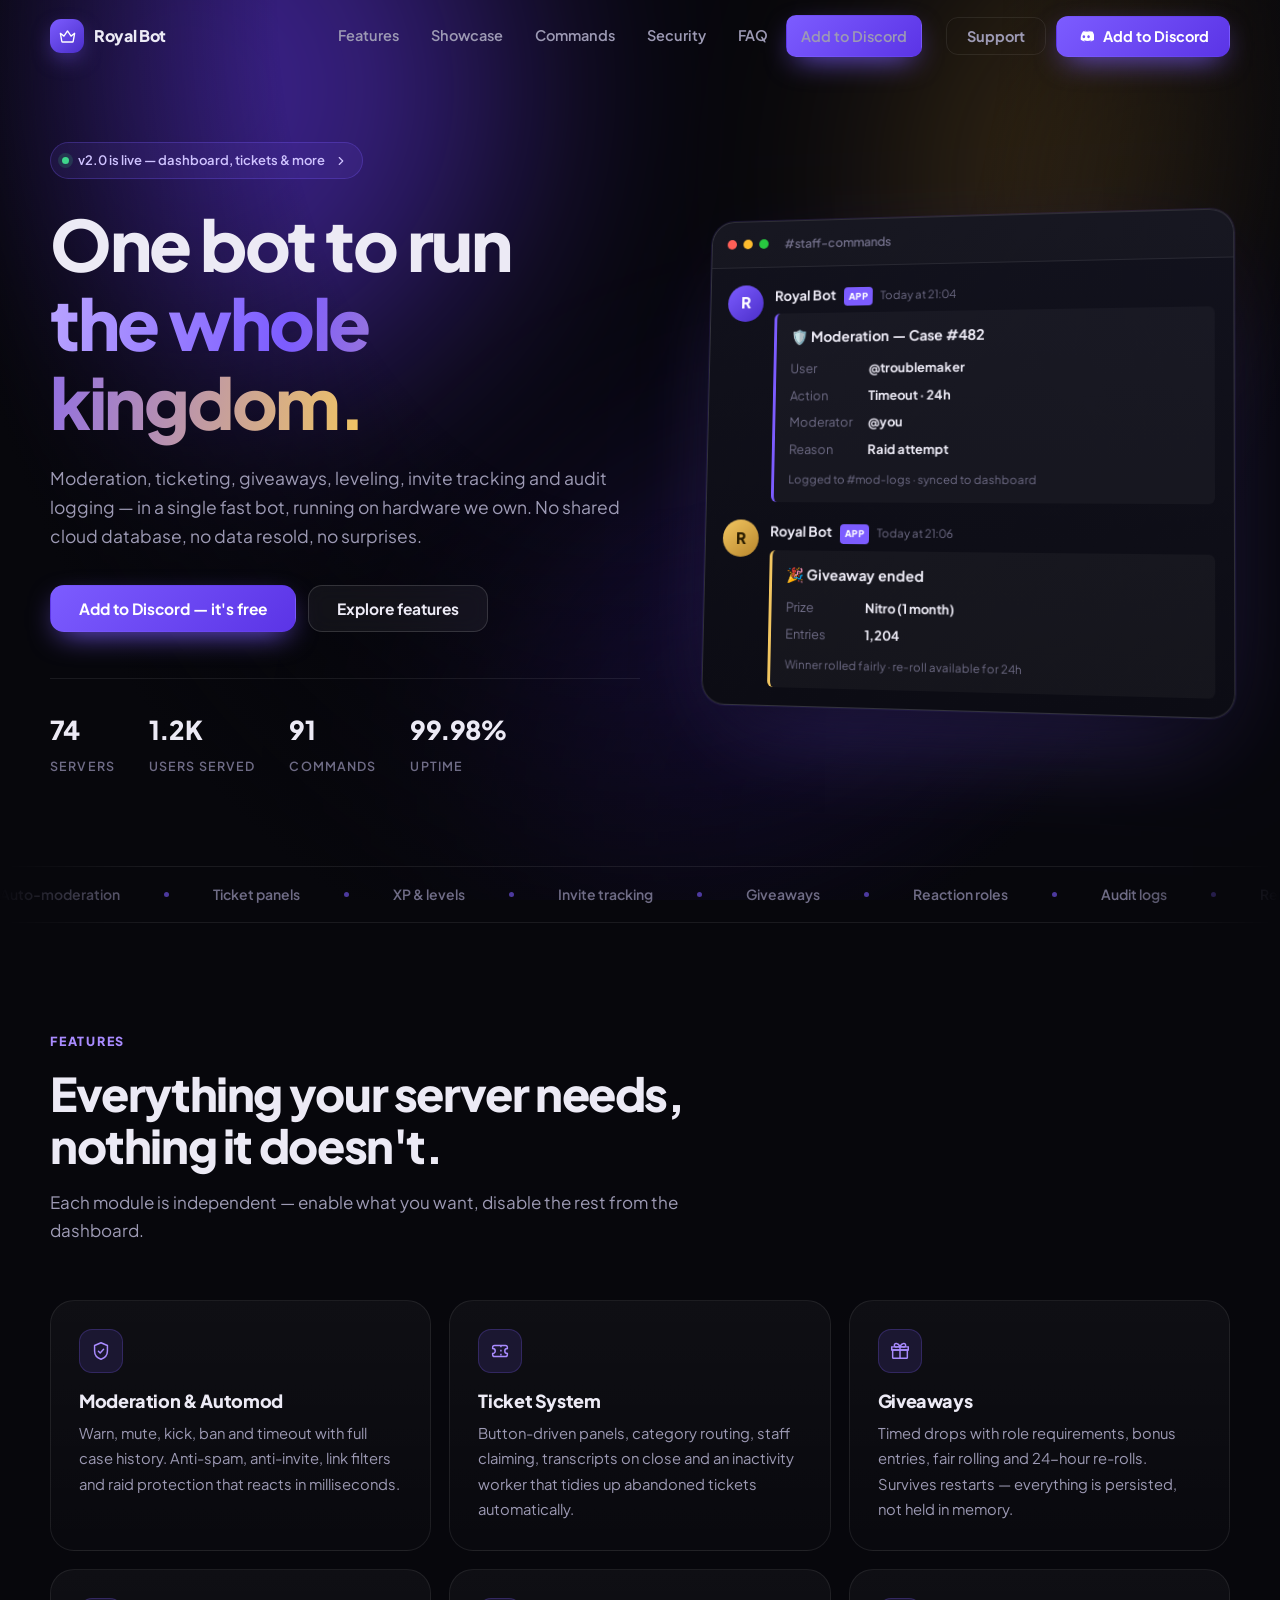
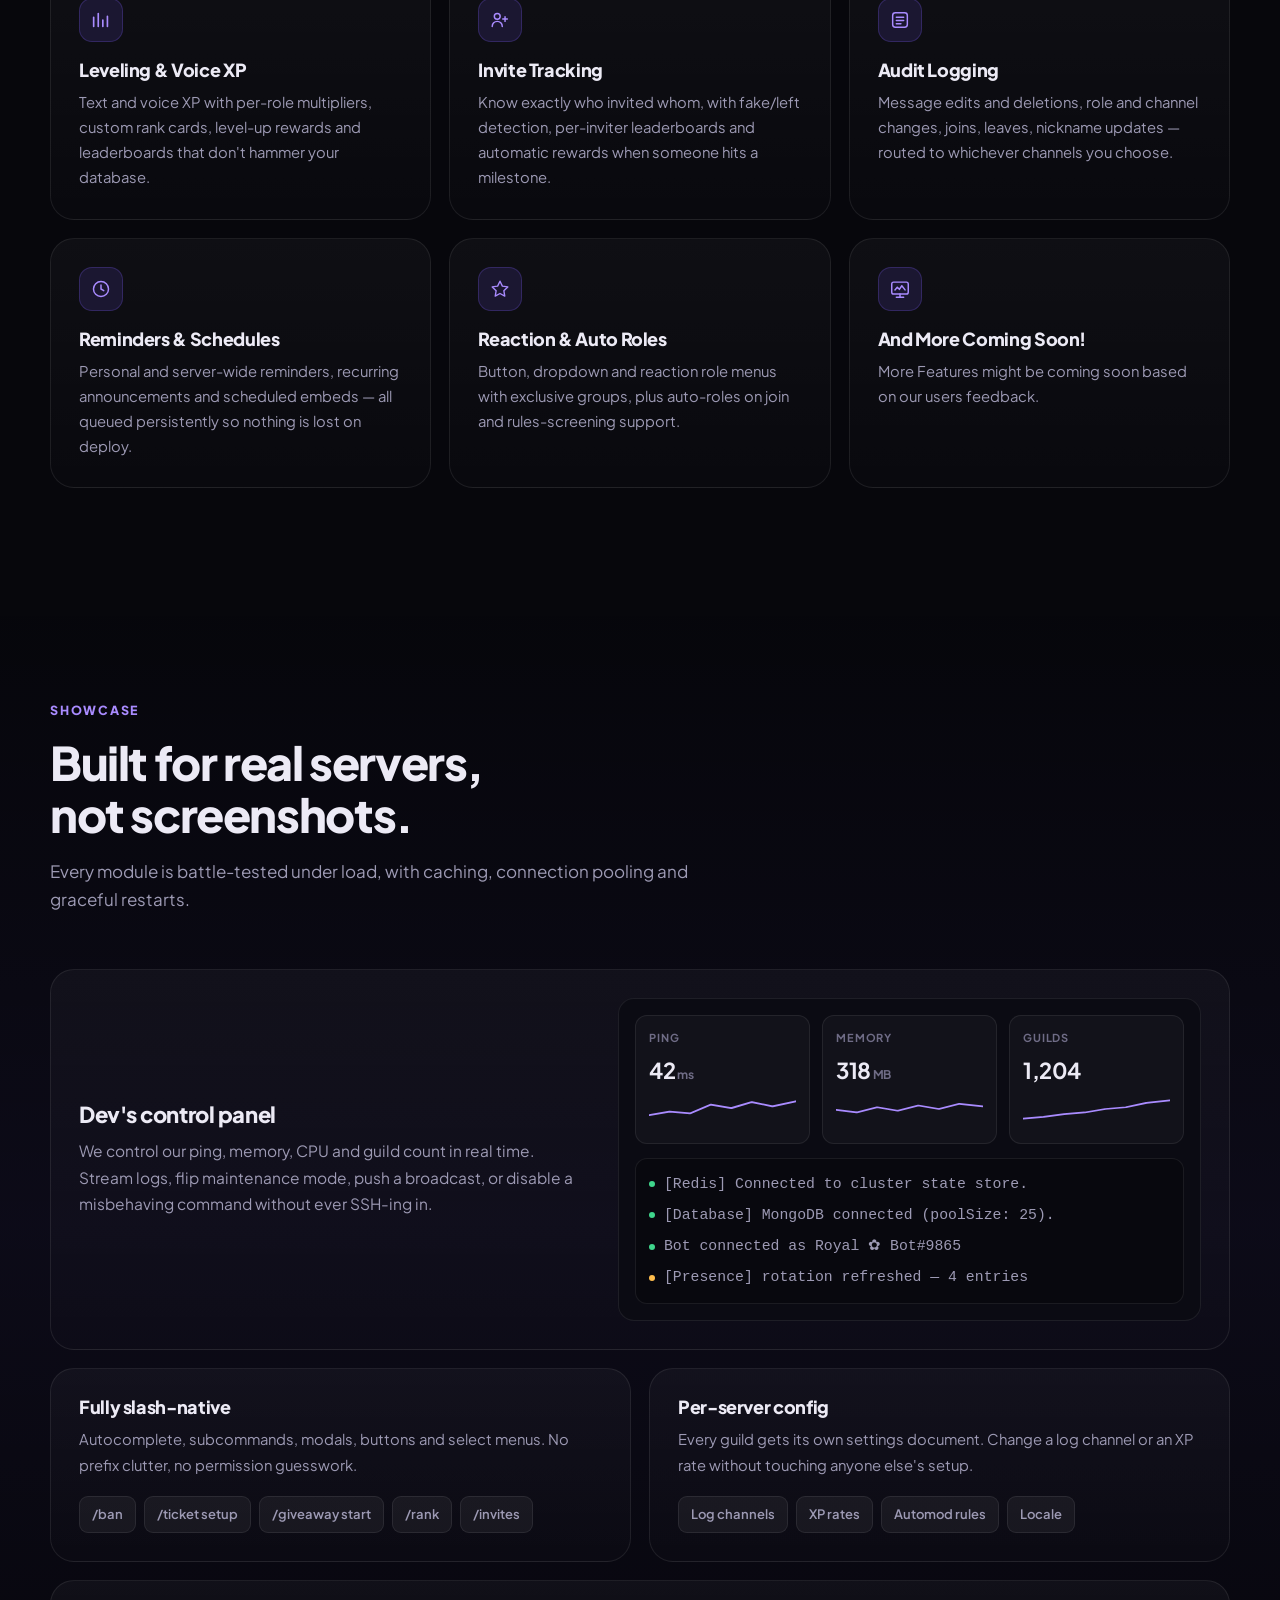
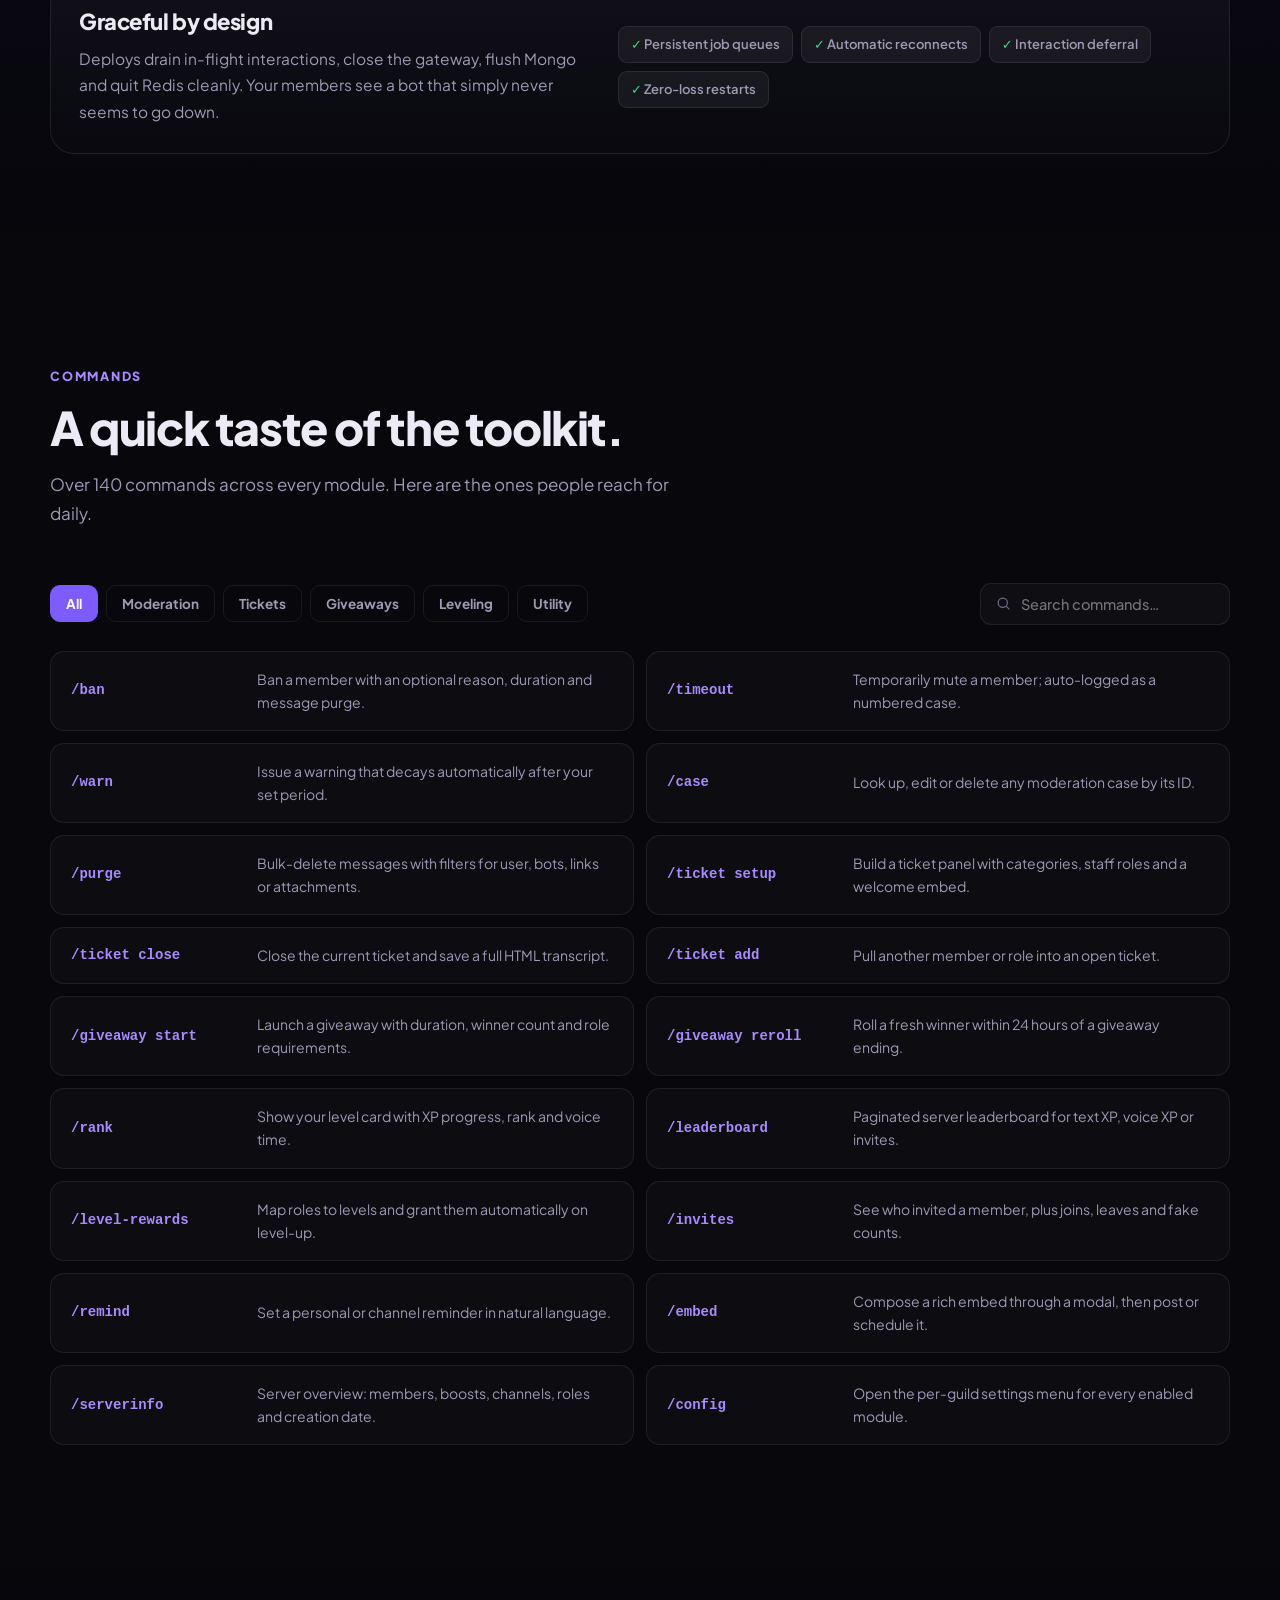
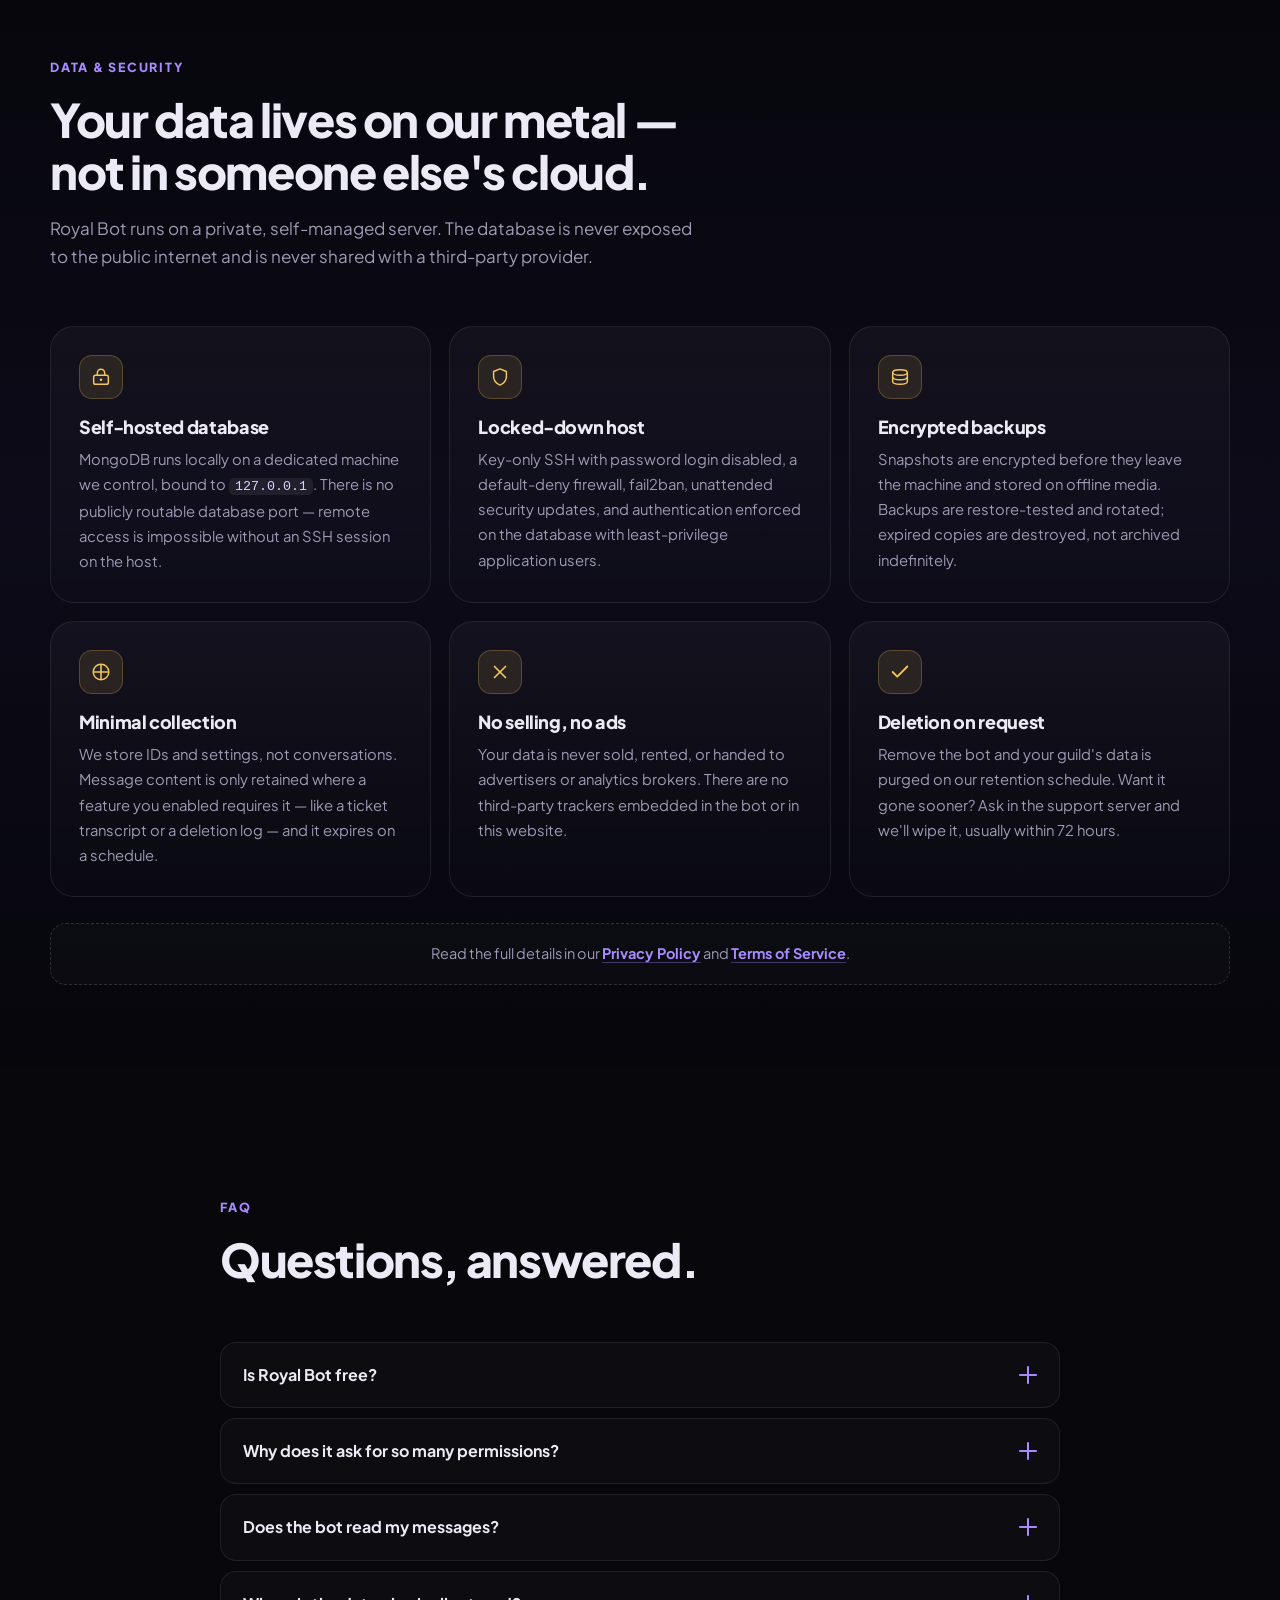
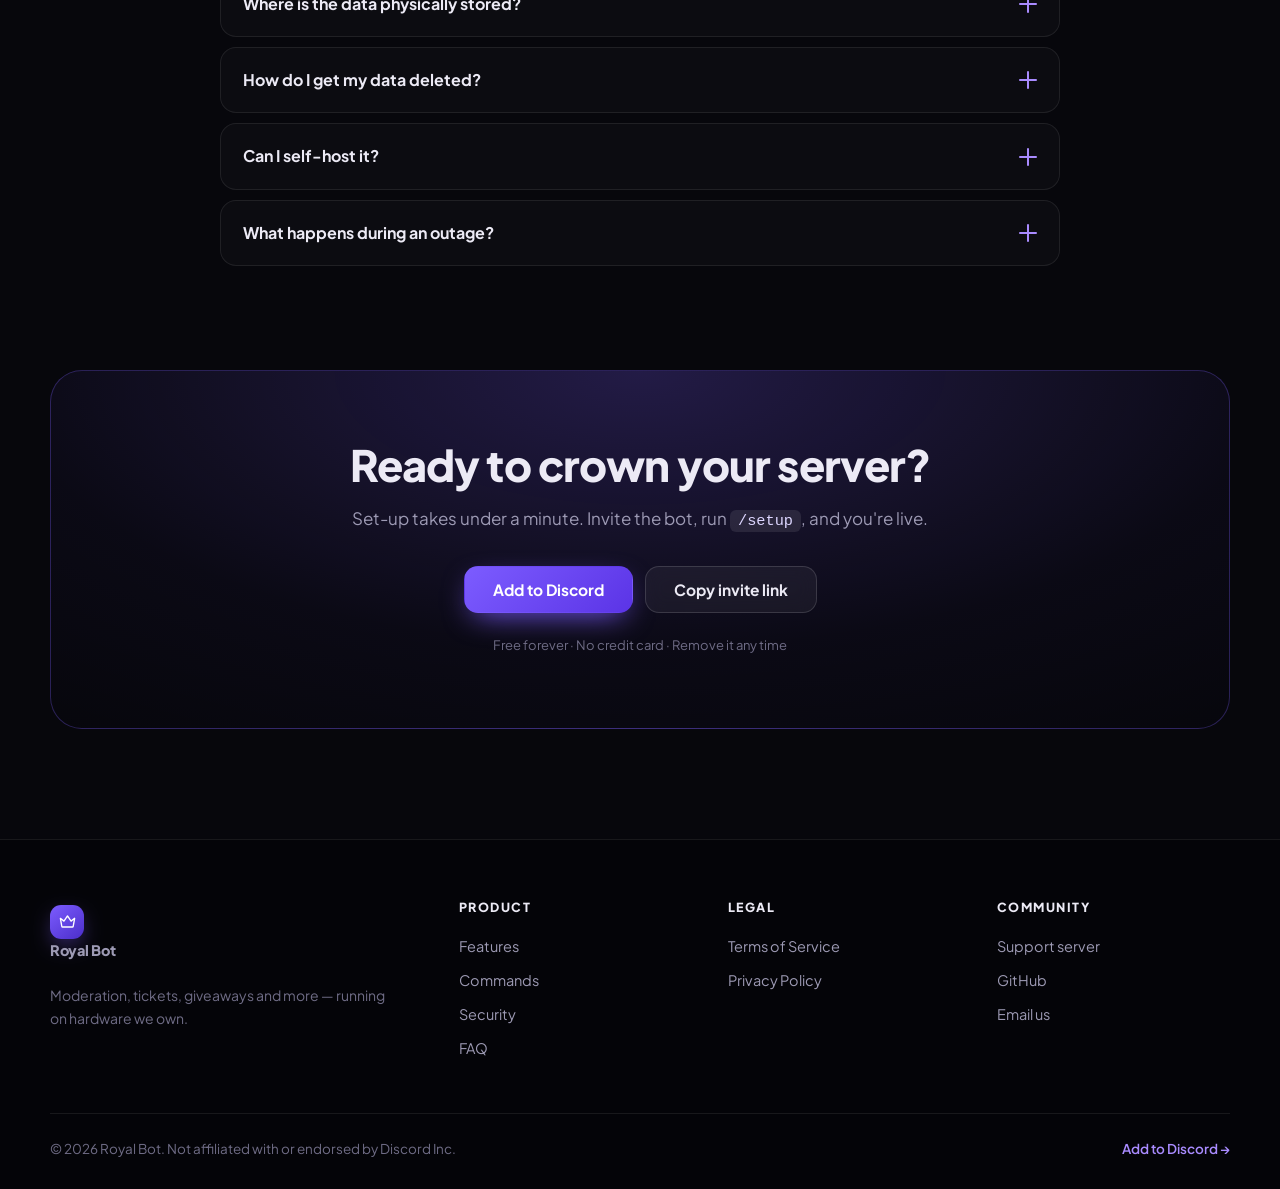
<file: index.html>
<!DOCTYPE html>
<html lang="en">

<head>
    <meta charset="utf-8">
    <meta name="viewport" content="width=device-width, initial-scale=1">
    <title>Royal Bot — Moderation, Tickets, Giveaways &amp; More for Discord</title>
    <meta name="description"
        content="Royal Bot is an all-in-one Discord bot with moderation, ticketing, giveaways, leveling, invite tracking and logging — self-hosted on private hardware.">
    <meta property="og:title" content="Royal Bot for Discord">
    <meta property="og:description"
        content="Moderation, tickets, giveaways, leveling and more. Self-hosted, private, fast.">
    <meta property="og:type" content="website">
    <meta name="theme-color" content="#07070c">
    <link rel="preconnect" href="https://fonts.googleapis.com">
    <link rel="preconnect" href="https://fonts.gstatic.com" crossorigin>
    <link href="https://fonts.googleapis.com/css2?family=Plus+Jakarta+Sans:wght@400;500;600;700;800&display=swap"
        rel="stylesheet">
    <link rel="stylesheet" href="assets/css/style.css">
    <link rel="icon"
        href="data:image/svg+xml,<svg xmlns='http://www.w3.org/2000/svg' viewBox='0 0 100 100'><text y='.9em' font-size='90'>👑</text></svg>">
</head>

<body>

    <div class="aurora" aria-hidden="true"><span></span><span></span><span></span></div>

    <header class="nav" id="nav">
        <div class="wrap nav__inner">
            <a class="brand" href="index.html">
                <span class="brand__mark">
                    <svg viewBox="0 0 24 24" fill="none">
                        <path d="M3 8l4.5 3.5L12 5l4.5 6.5L21 8l-1.8 10.2a1 1 0 0 1-1 .8H5.8a1 1 0 0 1-1-.8L3 8z"
                            stroke="currentColor" stroke-width="1.7" stroke-linejoin="round" />
                    </svg>
                </span>
                <span class="brand__name" data-brand>Royal Bot</span>
            </a>

            <nav class="nav__links" id="navLinks">
                <a href="#features">Features</a>
                <a href="#showcase">Showcase</a>
                <a href="#commands">Commands</a>
                <a href="#security">Security</a>
                <a href="#faq">FAQ</a>
                <a class="nav__mobileCta btn btn--primary" data-invite href="#">Add to Discord</a>
            </nav>

            <div class="nav__actions">
                <a class="btn btn--ghost hide-sm" data-support href="#">Support</a>
                <a class="btn btn--primary" data-invite href="#">
                    <svg viewBox="0 0 24 24" fill="currentColor" class="btn__ic">
                        <path
                            d="M19.6 5.1A17 17 0 0 0 15.4 4l-.2.4c1.4.3 2.6.8 3.7 1.5a13.7 13.7 0 0 0-9.8 0c1.1-.7 2.3-1.2 3.7-1.5L12.6 4a17 17 0 0 0-4.2 1.1C5.7 9 5 12.8 5.3 16.5a17 17 0 0 0 5.2 2.6l.6-1a11 11 0 0 1-1.7-.8l.4-.3a12.2 12.2 0 0 0 10.4 0l.4.3c-.5.3-1.1.6-1.7.8l.6 1a17 17 0 0 0 5.2-2.6c.4-4.3-.7-8.1-2.9-11.4h-2.2ZM9.7 14.3c-1 0-1.8-.9-1.8-2s.8-2 1.8-2 1.9.9 1.8 2c0 1.1-.8 2-1.8 2Zm6.6 0c-1 0-1.8-.9-1.8-2s.8-2 1.8-2 1.9.9 1.8 2c0 1.1-.8 2-1.8 2Z" />
                    </svg>
                    Add to Discord
                </a>
                <button class="burger" id="burger" aria-label="Menu" aria-expanded="false">
                    <span></span><span></span><span></span>
                </button>
            </div>
        </div>
    </header>

    <main>

        <!-- ── HERO ───────────────────────────────────────────── -->
        <section class="hero">
            <div class="wrap hero__grid">
                <div class="hero__copy">
                    <a class="pill" data-support href="#">
                        <span class="pill__dot"></span> v2.0 is live — dashboard, tickets &amp; more
                        <svg viewBox="0 0 24 24" fill="none">
                            <path d="M9 6l6 6-6 6" stroke="currentColor" stroke-width="2" stroke-linecap="round"
                                stroke-linejoin="round" />
                        </svg>
                    </a>

                    <h1 class="hero__title">
                        One bot to run<br>
                        <span class="grad">the whole kingdom.</span>
                    </h1>

                    <p class="hero__sub">
                        Moderation, ticketing, giveaways, leveling, invite tracking and audit logging —
                        in a single fast bot, running on hardware we own. No shared cloud database,
                        no data resold, no surprises.
                    </p>

                    <div class="hero__cta">
                        <a class="btn btn--primary btn--lg" data-invite href="#">Add to Discord — it's free</a>
                        <a class="btn btn--glass btn--lg" href="#features">Explore features</a>
                    </div>

                    <ul class="hero__stats" id="stats">
                        <li><strong data-count="0" data-key="servers">0</strong><span>Servers</span></li>
                        <li><strong data-count="0" data-key="users">0</strong><span>Users served</span></li>
                        <li><strong data-count="0" data-key="commands">0</strong><span>Commands</span></li>
                        <li><strong data-count="0" data-key="uptime" data-suffix="%">0</strong><span>Uptime</span></li>
                    </ul>
                </div>

                <!-- Discord embed mock -->
                <div class="hero__art" data-reveal>
                    <div class="mock glow">
                        <div class="mock__bar"><i></i><i></i><i></i><span>#staff-commands</span></div>
                        <div class="mock__body">
                            <div class="msg">
                                <div class="msg__av">R</div>
                                <div>
                                    <div class="msg__head"><b data-brand>Royal Bot</b><span
                                            class="tag">APP</span><time>Today at 21:04</time></div>
                                    <div class="embed">
                                        <div class="embed__title">🛡️ Moderation — Case #482</div>
                                        <div class="embed__rows">
                                            <div><span>User</span><b>@troublemaker</b></div>
                                            <div><span>Action</span><b>Timeout · 24h</b></div>
                                            <div><span>Moderator</span><b>@you</b></div>
                                            <div><span>Reason</span><b>Raid attempt</b></div>
                                        </div>
                                        <div class="embed__foot">Logged to #mod-logs · synced to dashboard</div>
                                    </div>
                                </div>
                            </div>
                            <div class="msg">
                                <div class="msg__av alt">R</div>
                                <div>
                                    <div class="msg__head"><b data-brand>Royal Bot</b><span
                                            class="tag">APP</span><time>Today at 21:06</time></div>
                                    <div class="embed embed--gold">
                                        <div class="embed__title">🎉 Giveaway ended</div>
                                        <div class="embed__rows">
                                            <div><span>Prize</span><b>Nitro (1 month)</b></div>
                                            <div><span>Entries</span><b>1,204</b></div>
                                        </div>
                                        <div class="embed__foot">Winner rolled fairly · re-roll available for 24h</div>
                                    </div>
                                </div>
                            </div>
                        </div>
                    </div>
                </div>
            </div>

            <div class="marquee" aria-hidden="true">
                <div class="marquee__track">
                    <span>Auto-moderation</span><span>Ticket panels</span><span>XP &amp; levels</span><span>Invite
                        tracking</span>
                    <span>Giveaways</span><span>Reaction roles</span><span>Audit logs</span><span>Reminders</span>
                    <span>Voice XP</span><span>Warn decay</span><span>Server stats</span><span>Owner dashboard</span>
                    <span>Auto-moderation</span><span>Ticket panels</span><span>XP &amp; levels</span><span>Invite
                        tracking</span>
                    <span>Giveaways</span><span>Reaction roles</span><span>Audit logs</span><span>Reminders</span>
                    <span>Voice XP</span><span>Warn decay</span><span>Server stats</span><span>Owner dashboard</span>
                </div>
            </div>
        </section>

        <!-- ── FEATURES ───────────────────────────────────────── -->
        <section class="sec" id="features">
            <div class="wrap">
                <div class="sec__head" data-reveal>
                    <span class="eyebrow">Features</span>
                    <h2>Everything your server needs,<br>nothing it doesn't.</h2>
                    <p>Each module is independent — enable what you want, disable the rest from the dashboard.</p>
                </div>

                <div class="grid grid--3 spot">
                    <article class="card" data-reveal>
                        <div class="card__ic"><svg viewBox="0 0 24 24" fill="none">
                                <path d="M12 3l7 3v6c0 4.2-2.9 7.6-7 9-4.1-1.4-7-4.8-7-9V6l7-3z" stroke="currentColor"
                                    stroke-width="1.6" stroke-linejoin="round" />
                                <path d="M9.2 12.2l1.9 1.9 3.7-3.9" stroke="currentColor" stroke-width="1.6"
                                    stroke-linecap="round" stroke-linejoin="round" />
                            </svg></div>
                        <h3>Moderation &amp; Automod</h3>
                        <p>Warn, mute, kick, ban and timeout with full case history. Anti-spam, anti-invite, link
                            filters and raid protection that reacts in milliseconds.</p>
                    </article>

                    <article class="card" data-reveal>
                        <div class="card__ic"><svg viewBox="0 0 24 24" fill="none">
                                <path
                                    d="M4 8a2 2 0 0 1 2-2h12a2 2 0 0 1 2 2v1.2a2.2 2.2 0 0 0 0 5.6V16a2 2 0 0 1-2 2H6a2 2 0 0 1-2-2v-1.2a2.2 2.2 0 0 0 0-5.6V8z"
                                    stroke="currentColor" stroke-width="1.6" />
                                <path d="M13 6v12" stroke="currentColor" stroke-width="1.6" stroke-dasharray="2 2.5" />
                            </svg></div>
                        <h3>Ticket System</h3>
                        <p>Button-driven panels, category routing, staff claiming, transcripts on close and an
                            inactivity worker that tidies up abandoned tickets automatically.</p>
                    </article>

                    <article class="card" data-reveal>
                        <div class="card__ic"><svg viewBox="0 0 24 24" fill="none">
                                <path d="M4 11h16v8a1 1 0 0 1-1 1H5a1 1 0 0 1-1-1v-8z" stroke="currentColor"
                                    stroke-width="1.6" />
                                <path d="M3 7.5h18V11H3V7.5z" stroke="currentColor" stroke-width="1.6" />
                                <path d="M12 7.5V20" stroke="currentColor" stroke-width="1.6" />
                                <path d="M12 7.5S10.6 4 8.8 4a2 2 0 1 0 0 3.5H12zm0 0S13.4 4 15.2 4a2 2 0 1 1 0 3.5H12z"
                                    stroke="currentColor" stroke-width="1.6" stroke-linejoin="round" />
                            </svg></div>
                        <h3>Giveaways</h3>
                        <p>Timed drops with role requirements, bonus entries, fair rolling and 24-hour re-rolls.
                            Survives restarts — everything is persisted, not held in memory.</p>
                    </article>

                    <article class="card" data-reveal>
                        <div class="card__ic"><svg viewBox="0 0 24 24" fill="none">
                                <path d="M4 19V9m5 10V5m5 14v-7m5 7V8" stroke="currentColor" stroke-width="1.8"
                                    stroke-linecap="round" />
                            </svg></div>
                        <h3>Leveling &amp; Voice XP</h3>
                        <p>Text and voice XP with per-role multipliers, custom rank cards, level-up rewards and
                            leaderboards that don't hammer your database.</p>
                    </article>

                    <article class="card" data-reveal>
                        <div class="card__ic"><svg viewBox="0 0 24 24" fill="none">
                                <circle cx="9" cy="8" r="3.2" stroke="currentColor" stroke-width="1.6" />
                                <path d="M3.5 19a5.5 5.5 0 0 1 11 0" stroke="currentColor" stroke-width="1.6"
                                    stroke-linecap="round" />
                                <path d="M17.5 8.5v5M15 11h5" stroke="currentColor" stroke-width="1.6"
                                    stroke-linecap="round" />
                            </svg></div>
                        <h3>Invite Tracking</h3>
                        <p>Know exactly who invited whom, with fake/left detection, per-inviter leaderboards and
                            automatic rewards when someone hits a milestone.</p>
                    </article>

                    <article class="card" data-reveal>
                        <div class="card__ic"><svg viewBox="0 0 24 24" fill="none">
                                <rect x="4" y="4" width="16" height="16" rx="3" stroke="currentColor"
                                    stroke-width="1.6" />
                                <path d="M8 9h8M8 12.5h8M8 16h5" stroke="currentColor" stroke-width="1.6"
                                    stroke-linecap="round" />
                            </svg></div>
                        <h3>Audit Logging</h3>
                        <p>Message edits and deletions, role and channel changes, joins, leaves, nickname updates —
                            routed to whichever channels you choose.</p>
                    </article>

                    <article class="card" data-reveal>
                        <div class="card__ic"><svg viewBox="0 0 24 24" fill="none">
                                <circle cx="12" cy="12" r="8.2" stroke="currentColor" stroke-width="1.6" />
                                <path d="M12 7.5V12l3 1.8" stroke="currentColor" stroke-width="1.6"
                                    stroke-linecap="round" />
                            </svg></div>
                        <h3>Reminders &amp; Schedules</h3>
                        <p>Personal and server-wide reminders, recurring announcements and scheduled embeds — all queued
                            persistently so nothing is lost on deploy.</p>
                    </article>

                    <article class="card" data-reveal>
                        <div class="card__ic"><svg viewBox="0 0 24 24" fill="none">
                                <path
                                    d="M12 3.5l2.6 5.4 5.9.8-4.3 4.1 1 5.9-5.2-2.8-5.2 2.8 1-5.9L3.5 9.7l5.9-.8L12 3.5z"
                                    stroke="currentColor" stroke-width="1.5" stroke-linejoin="round" />
                            </svg></div>
                        <h3>Reaction &amp; Auto Roles</h3>
                        <p>Button, dropdown and reaction role menus with exclusive groups, plus auto-roles on join and
                            rules-screening support.</p>
                    </article>

                    <article class="card" data-reveal>
                        <div class="card__ic"><svg viewBox="0 0 24 24" fill="none">
                                <rect x="3" y="4.5" width="18" height="13" rx="2" stroke="currentColor"
                                    stroke-width="1.6" />
                                <path d="M8 21h8M12 17.5V21" stroke="currentColor" stroke-width="1.6"
                                    stroke-linecap="round" />
                                <path d="M6.5 13l2.5-3 2.3 2.4L14 8.5l3.5 4.5" stroke="currentColor" stroke-width="1.6"
                                    stroke-linecap="round" stroke-linejoin="round" />
                            </svg></div>
                        <h3>And More Coming Soon!</h3>
                        <p>More Features might be coming soon based on our users feedback.</p>
                    </article>
                </div>
            </div>
        </section>

        <!-- ── SHOWCASE (bento) ───────────────────────────────── -->
        <section class="sec sec--tint" id="showcase">
            <div class="wrap">
                <div class="sec__head" data-reveal>
                    <span class="eyebrow">Showcase</span>
                    <h2>Built for real servers,<br>not screenshots.</h2>
                    <p>Every module is battle-tested under load, with caching, connection pooling and graceful restarts.
                    </p>
                </div>

                <div class="bento">
                    <div class="bento__cell bento__cell--wide card" data-reveal>
                        <div class="bento__copy">
                            <h3>Dev's control panel</h3>
                            <p>We control our ping, memory, CPU and guild count in real time. Stream logs, flip
                                maintenance mode,
                                push a broadcast, or disable a misbehaving command without ever SSH-ing in.</p>
                        </div>
                        <div class="panelMock">
                            <div class="panelMock__row">
                                <div class="stat"><span>Ping</span><b>42<i>ms</i></b>
                                    <div class="spark"><svg viewBox="0 0 100 30" preserveAspectRatio="none">
                                            <polyline points="0,22 14,18 28,20 42,10 56,14 70,7 84,12 100,6" />
                                        </svg></div>
                                </div>
                                <div class="stat"><span>Memory</span><b>318<i>MB</i></b>
                                    <div class="spark"><svg viewBox="0 0 100 30" preserveAspectRatio="none">
                                            <polyline points="0,16 14,19 28,13 42,17 56,11 70,15 84,9 100,12" />
                                        </svg></div>
                                </div>
                                <div class="stat"><span>Guilds</span><b>1,204</b>
                                    <div class="spark"><svg viewBox="0 0 100 30" preserveAspectRatio="none">
                                            <polyline points="0,26 14,24 28,21 42,19 56,15 70,13 84,8 100,5" />
                                        </svg></div>
                                </div>
                            </div>
                            <div class="logMock">
                                <p><i class="ok"></i>[Redis] Connected to cluster state store.</p>
                                <p><i class="ok"></i>[Database] MongoDB connected (poolSize: 25).</p>
                                <p><i class="ok"></i>Bot connected as Royal ✿ Bot#9865</p>
                                <p><i class="warn"></i>[Presence] rotation refreshed — 4 entries</p>
                            </div>
                        </div>
                    </div>

                    <div class="bento__cell card" data-reveal>
                        <h3>Fully slash-native</h3>
                        <p>Autocomplete, subcommands, modals, buttons and select menus. No prefix clutter, no permission
                            guesswork.</p>
                        <div class="chips"><span>/ban</span><span>/ticket setup</span><span>/giveaway
                                start</span><span>/rank</span><span>/invites</span></div>
                    </div>

                    <div class="bento__cell card" data-reveal>
                        <h3>Per-server config</h3>
                        <p>Every guild gets its own settings document. Change a log channel or an XP rate
                            without touching anyone else's setup.</p>
                        <div class="chips"><span>Log channels</span><span>XP rates</span><span>Automod
                                rules</span><span>Locale</span></div>
                    </div>

                    <div class="bento__cell bento__cell--wide card" data-reveal>
                        <div class="bento__copy">
                            <h3>Graceful by design</h3>
                            <p>Deploys drain in-flight interactions, close the gateway, flush Mongo and quit Redis
                                cleanly. Your members see a bot that simply never seems to go down.</p>
                        </div>
                        <div class="ticks">
                            <span>Persistent job queues</span><span>Automatic reconnects</span><span>Interaction
                                deferral</span><span>Zero-loss restarts</span>
                        </div>
                    </div>
                </div>
            </div>
        </section>

        <!-- ── COMMANDS ───────────────────────────────────────── -->
        <section class="sec" id="commands">
            <div class="wrap">
                <div class="sec__head" data-reveal>
                    <span class="eyebrow">Commands</span>
                    <h2>A quick taste of the toolkit.</h2>
                    <p>Over 140 commands across every module. Here are the ones people reach for daily.</p>
                </div>

                <div class="cmd__bar" data-reveal>
                    <div class="cmd__filters" id="cmdFilters">
                        <button class="chip is-active" data-cat="all">All</button>
                        <button class="chip" data-cat="mod">Moderation</button>
                        <button class="chip" data-cat="ticket">Tickets</button>
                        <button class="chip" data-cat="fun">Giveaways</button>
                        <button class="chip" data-cat="level">Leveling</button>
                        <button class="chip" data-cat="util">Utility</button>
                    </div>
                    <label class="cmd__search">
                        <svg viewBox="0 0 24 24" fill="none">
                            <circle cx="11" cy="11" r="6.5" stroke="currentColor" stroke-width="1.7" />
                            <path d="M16 16l4 4" stroke="currentColor" stroke-width="1.7" stroke-linecap="round" />
                        </svg>
                        <input type="search" id="cmdSearch" placeholder="Search commands…" aria-label="Search commands">
                    </label>
                </div>

                <div class="cmd__list" id="cmdList" data-reveal>
                    <div class="cmd" data-cat="mod"><code>/ban</code>
                        <p>Ban a member with an optional reason, duration and message purge.</p>
                    </div>
                    <div class="cmd" data-cat="mod"><code>/timeout</code>
                        <p>Temporarily mute a member; auto-logged as a numbered case.</p>
                    </div>
                    <div class="cmd" data-cat="mod"><code>/warn</code>
                        <p>Issue a warning that decays automatically after your set period.</p>
                    </div>
                    <div class="cmd" data-cat="mod"><code>/case</code>
                        <p>Look up, edit or delete any moderation case by its ID.</p>
                    </div>
                    <div class="cmd" data-cat="mod"><code>/purge</code>
                        <p>Bulk-delete messages with filters for user, bots, links or attachments.</p>
                    </div>
                    <div class="cmd" data-cat="ticket"><code>/ticket setup</code>
                        <p>Build a ticket panel with categories, staff roles and a welcome embed.</p>
                    </div>
                    <div class="cmd" data-cat="ticket"><code>/ticket close</code>
                        <p>Close the current ticket and save a full HTML transcript.</p>
                    </div>
                    <div class="cmd" data-cat="ticket"><code>/ticket add</code>
                        <p>Pull another member or role into an open ticket.</p>
                    </div>
                    <div class="cmd" data-cat="fun"><code>/giveaway start</code>
                        <p>Launch a giveaway with duration, winner count and role requirements.</p>
                    </div>
                    <div class="cmd" data-cat="fun"><code>/giveaway reroll</code>
                        <p>Roll a fresh winner within 24 hours of a giveaway ending.</p>
                    </div>
                    <div class="cmd" data-cat="level"><code>/rank</code>
                        <p>Show your level card with XP progress, rank and voice time.</p>
                    </div>
                    <div class="cmd" data-cat="level"><code>/leaderboard</code>
                        <p>Paginated server leaderboard for text XP, voice XP or invites.</p>
                    </div>
                    <div class="cmd" data-cat="level"><code>/level-rewards</code>
                        <p>Map roles to levels and grant them automatically on level-up.</p>
                    </div>
                    <div class="cmd" data-cat="util"><code>/invites</code>
                        <p>See who invited a member, plus joins, leaves and fake counts.</p>
                    </div>
                    <div class="cmd" data-cat="util"><code>/remind</code>
                        <p>Set a personal or channel reminder in natural language.</p>
                    </div>
                    <div class="cmd" data-cat="util"><code>/embed</code>
                        <p>Compose a rich embed through a modal, then post or schedule it.</p>
                    </div>
                    <div class="cmd" data-cat="util"><code>/serverinfo</code>
                        <p>Server overview: members, boosts, channels, roles and creation date.</p>
                    </div>
                    <div class="cmd" data-cat="util"><code>/config</code>
                        <p>Open the per-guild settings menu for every enabled module.</p>
                    </div>
                </div>
                <p class="cmd__empty" id="cmdEmpty" hidden>No commands match that search.</p>
            </div>
        </section>

        <!-- ── SECURITY ───────────────────────────────────────── -->
        <section class="sec sec--tint" id="security">
            <div class="wrap">
                <div class="sec__head" data-reveal>
                    <span class="eyebrow">Data &amp; Security</span>
                    <h2>Your data lives on our metal —<br>not in someone else's cloud.</h2>
                    <p><span data-brand>Royal Bot</span> runs on a private, self-managed server. The database is never
                        exposed to the public internet and is never shared with a third-party provider.</p>
                </div>

                <div class="grid grid--3 spot">
                    <article class="card card--sec" data-reveal>
                        <div class="card__ic"><svg viewBox="0 0 24 24" fill="none">
                                <rect x="4" y="10" width="16" height="10" rx="2" stroke="currentColor"
                                    stroke-width="1.6" />
                                <path d="M8 10V7.5a4 4 0 0 1 8 0V10" stroke="currentColor" stroke-width="1.6" />
                                <circle cx="12" cy="15" r="1.4" fill="currentColor" />
                            </svg></div>
                        <h3>Self-hosted database</h3>
                        <p>MongoDB runs locally on a dedicated machine we control, bound to <code>127.0.0.1</code>.
                            There is no publicly routable database port — remote access is impossible without an SSH
                            session on the host.</p>
                    </article>

                    <article class="card card--sec" data-reveal>
                        <div class="card__ic"><svg viewBox="0 0 24 24" fill="none">
                                <path d="M12 3.2l7 2.8v5.5c0 4.2-2.9 7.6-7 9.3-4.1-1.7-7-5.1-7-9.3V6l7-2.8z"
                                    stroke="currentColor" stroke-width="1.6" stroke-linejoin="round" />
                            </svg></div>
                        <h3>Locked-down host</h3>
                        <p>Key-only SSH with password login disabled, a default-deny firewall, fail2ban, unattended
                            security updates, and authentication enforced on the database with least-privilege
                            application users.</p>
                    </article>

                    <article class="card card--sec" data-reveal>
                        <div class="card__ic"><svg viewBox="0 0 24 24" fill="none">
                                <path d="M4 7c0-1.7 3.6-3 8-3s8 1.3 8 3-3.6 3-8 3-8-1.3-8-3z" stroke="currentColor"
                                    stroke-width="1.6" />
                                <path d="M4 7v10c0 1.7 3.6 3 8 3s8-1.3 8-3V7" stroke="currentColor"
                                    stroke-width="1.6" />
                                <path d="M4 12c0 1.7 3.6 3 8 3s8-1.3 8-3" stroke="currentColor" stroke-width="1.6" />
                            </svg></div>
                        <h3>Encrypted backups</h3>
                        <p>Snapshots are encrypted before they leave the machine and stored on offline media. Backups
                            are restore-tested and rotated; expired copies are destroyed, not archived indefinitely.</p>
                    </article>

                    <article class="card card--sec" data-reveal>
                        <div class="card__ic"><svg viewBox="0 0 24 24" fill="none">
                                <path d="M5 12h14M12 5v14" stroke="currentColor" stroke-width="1.7"
                                    stroke-linecap="round" />
                                <circle cx="12" cy="12" r="8.5" stroke="currentColor" stroke-width="1.6" />
                            </svg></div>
                        <h3>Minimal collection</h3>
                        <p>We store IDs and settings, not conversations. Message content is only retained where a
                            feature you enabled requires it — like a ticket transcript or a deletion log — and it
                            expires on a schedule.</p>
                    </article>

                    <article class="card card--sec" data-reveal>
                        <div class="card__ic"><svg viewBox="0 0 24 24" fill="none">
                                <path d="M6 6l12 12M18 6L6 18" stroke="currentColor" stroke-width="1.8"
                                    stroke-linecap="round" />
                            </svg></div>
                        <h3>No selling, no ads</h3>
                        <p>Your data is never sold, rented, or handed to advertisers or analytics brokers. There are no
                            third-party trackers embedded in the bot or in this website.</p>
                    </article>

                    <article class="card card--sec" data-reveal>
                        <div class="card__ic"><svg viewBox="0 0 24 24" fill="none">
                                <path d="M20 6L9 17l-5-5" stroke="currentColor" stroke-width="2" stroke-linecap="round"
                                    stroke-linejoin="round" />
                            </svg></div>
                        <h3>Deletion on request</h3>
                        <p>Remove the bot and your guild's data is purged on our retention schedule. Want it gone
                            sooner? Ask in the support server and we'll wipe it, usually within 72 hours.</p>
                    </article>
                </div>

                <div class="noteBar" data-reveal>
                    <p>Read the full details in our <a href="privacy.html">Privacy Policy</a> and <a
                            href="terms.html">Terms of Service</a>.</p>
                </div>
            </div>
        </section>

        <!-- ── FAQ ────────────────────────────────────────────── -->
        <section class="sec" id="faq">
            <div class="wrap wrap--narrow">
                <div class="sec__head" data-reveal>
                    <span class="eyebrow">FAQ</span>
                    <h2>Questions, answered.</h2>
                </div>

                <div class="faq" id="faqList">
                    <details data-reveal>
                        <summary>Is Royal Bot free?<i></i></summary>
                        <p>Yes. Every feature listed on this page is free to use. If optional premium perks are ever
                            introduced, existing functionality stays available at no cost.</p>
                    </details>
                    <details data-reveal>
                        <summary>Why does it ask for so many permissions?<i></i></summary>
                        <p>The invite link requests the permissions needed for every module. You can uncheck anything
                            you don't want during the invite flow, or restrict the bot's role afterwards — features you
                            disable simply won't run.</p>
                    </details>
                    <details data-reveal>
                        <summary>Does the bot read my messages?<i></i></summary>
                        <p>It processes messages in real time to run automod and logging, but it doesn't store them
                            unless a feature you turned on needs it — for example a ticket transcript or a
                            message-delete log. Nothing is used for training or profiling.</p>
                    </details>
                    <details data-reveal>
                        <summary>Where is the data physically stored?<i></i></summary>
                        <p>On a private server we administer directly, with the database listening only on the loopback
                            interface. It is not on a shared cloud database service, and no third party has query
                            access.</p>
                    </details>
                    <details data-reveal>
                        <summary>How do I get my data deleted?<i></i></summary>
                        <p>Kick the bot and the associated guild data is purged on our retention schedule. For an
                            immediate wipe, open a ticket in the support server from an account with Manage Server, or
                            email us.</p>
                    </details>
                    <details data-reveal>
                        <summary>Can I self-host it?<i></i></summary>
                        <p>Check the repository for the current licence and setup notes. If the source isn't public, the
                            support server is the place to ask.</p>
                    </details>
                    <details data-reveal>
                        <summary>What happens during an outage?<i></i></summary>
                        <p>Jobs like giveaways and reminders are persisted in the database, so scheduled work resumes as
                            soon as the process is back. Status updates get posted in the support server.</p>
                    </details>
                </div>
            </div>
        </section>

        <!-- ── CTA ────────────────────────────────────────────── -->
        <section class="cta">
            <div class="wrap">
                <div class="cta__box" data-reveal>
                    <h2>Ready to crown your server?</h2>
                    <p>Set-up takes under a minute. Invite the bot, run <code>/setup</code>, and you're live.</p>
                    <div class="cta__row">
                        <a class="btn btn--primary btn--lg" data-invite href="#">Add to Discord</a>
                        <button class="btn btn--glass btn--lg" id="copyInvite">Copy invite link</button>
                    </div>
                    <small>Free forever · No credit card · Remove it any time</small>
                </div>
            </div>
        </section>

    </main>

    <footer class="foot">
        <div class="wrap foot__grid">
            <div>
                <a class="brand" href="index.html">
                    <span class="brand__mark"><svg viewBox="0 0 24 24" fill="none">
                            <path d="M3 8l4.5 3.5L12 5l4.5 6.5L21 8l-1.8 10.2a1 1 0 0 1-1 .8H5.8a1 1 0 0 1-1-.8L3 8z"
                                stroke="currentColor" stroke-width="1.7" stroke-linejoin="round" />
                        </svg></span>
                    <span class="brand__name" data-brand>Royal Bot</span>
                </a>
                <p class="foot__tag">Moderation, tickets, giveaways and more — running on hardware we own.</p>
            </div>
            <div>
                <h4>Product</h4><a href="#features">Features</a><a href="#commands">Commands</a><a
                    href="#security">Security</a><a href="#faq">FAQ</a>
            </div>
            <div>
                <h4>Legal</h4><a href="terms.html">Terms of Service</a><a href="privacy.html">Privacy Policy</a>
            </div>
            <div>
                <h4>Community</h4><a data-support href="#">Support server</a><a data-github href="#">GitHub</a><a
                    data-mail href="#">Email us</a>
            </div>
        </div>
        <div class="wrap foot__bar">
            <span>© <span id="year">2026</span> <span data-brand>Royal Bot</span>. Not affiliated with or endorsed by
                Discord Inc.</span>
            <a data-invite href="#">Add to Discord →</a>
        </div>
    </footer>

    <div class="toast" id="toast" role="status" aria-live="polite"></div>

    <script src="assets/js/config.js"></script>
    <script src="assets/js/main.js"></script>
</body>

</html>
</file>
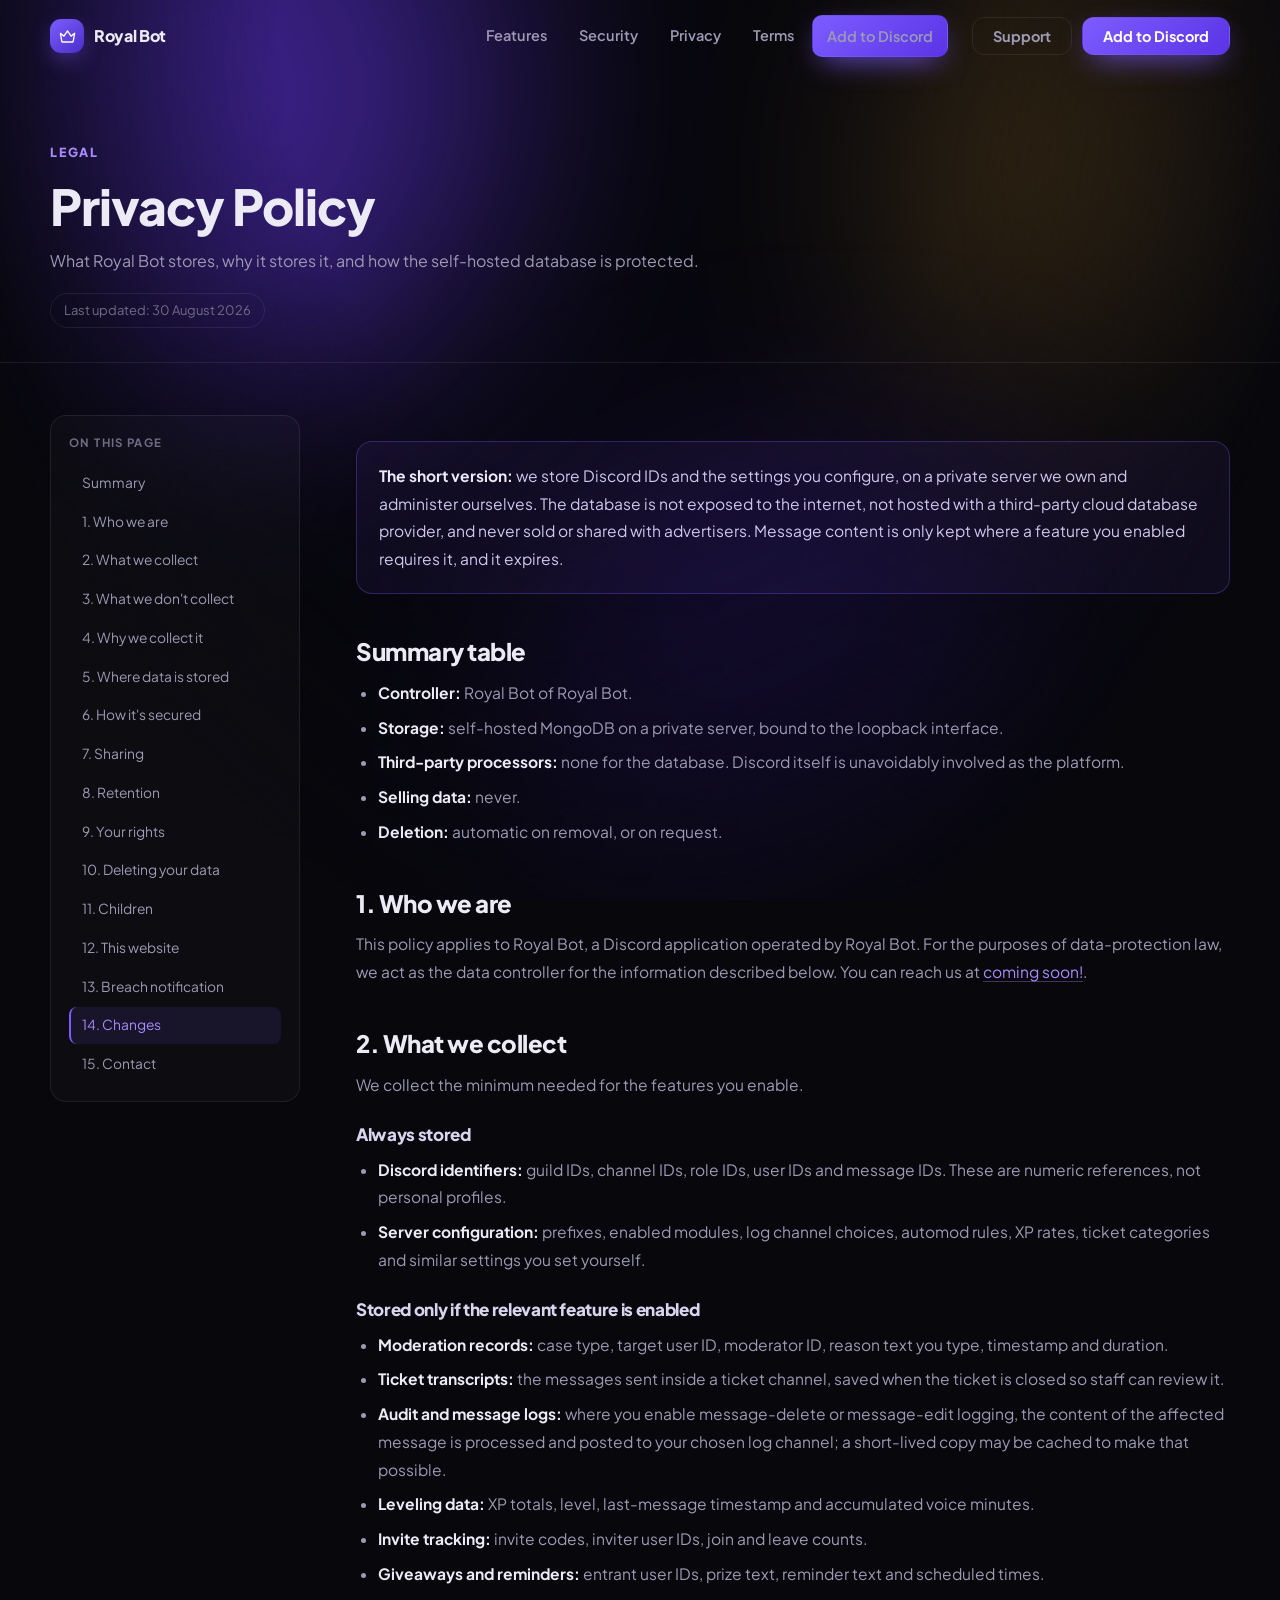
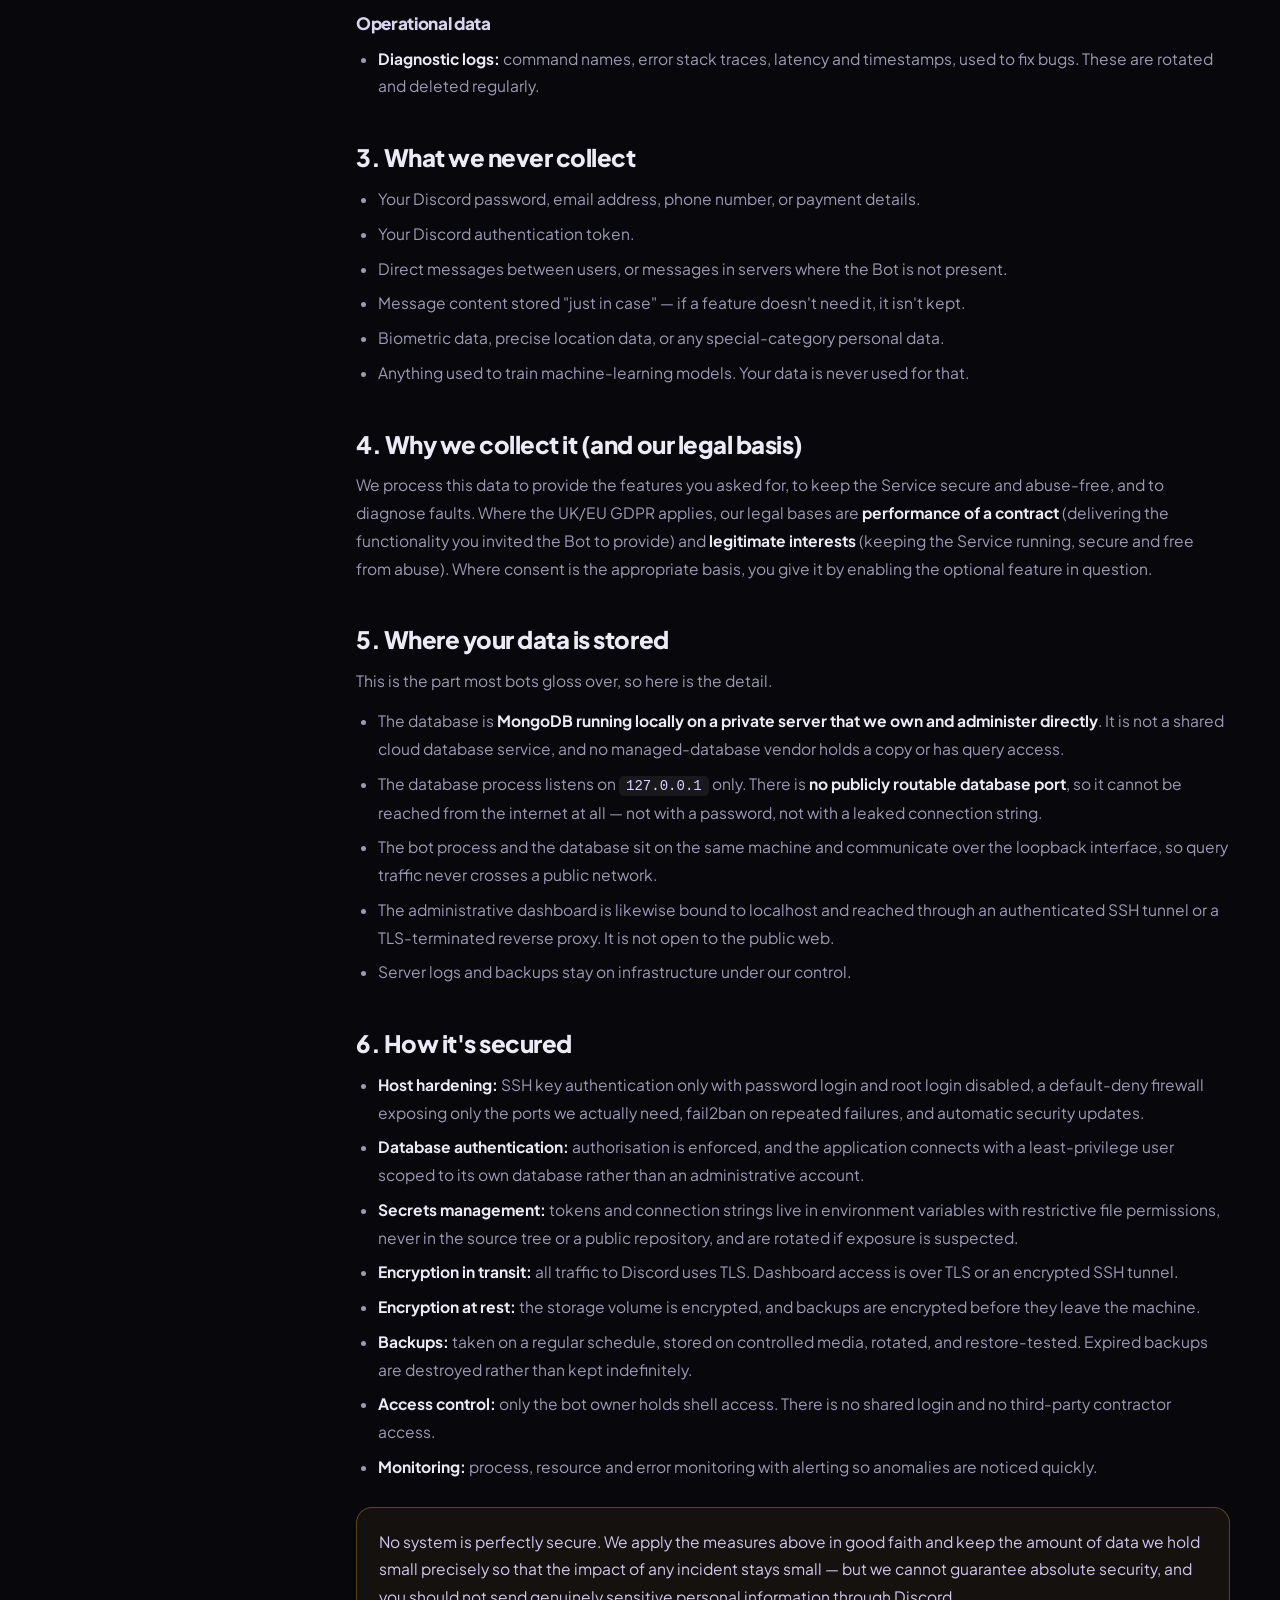
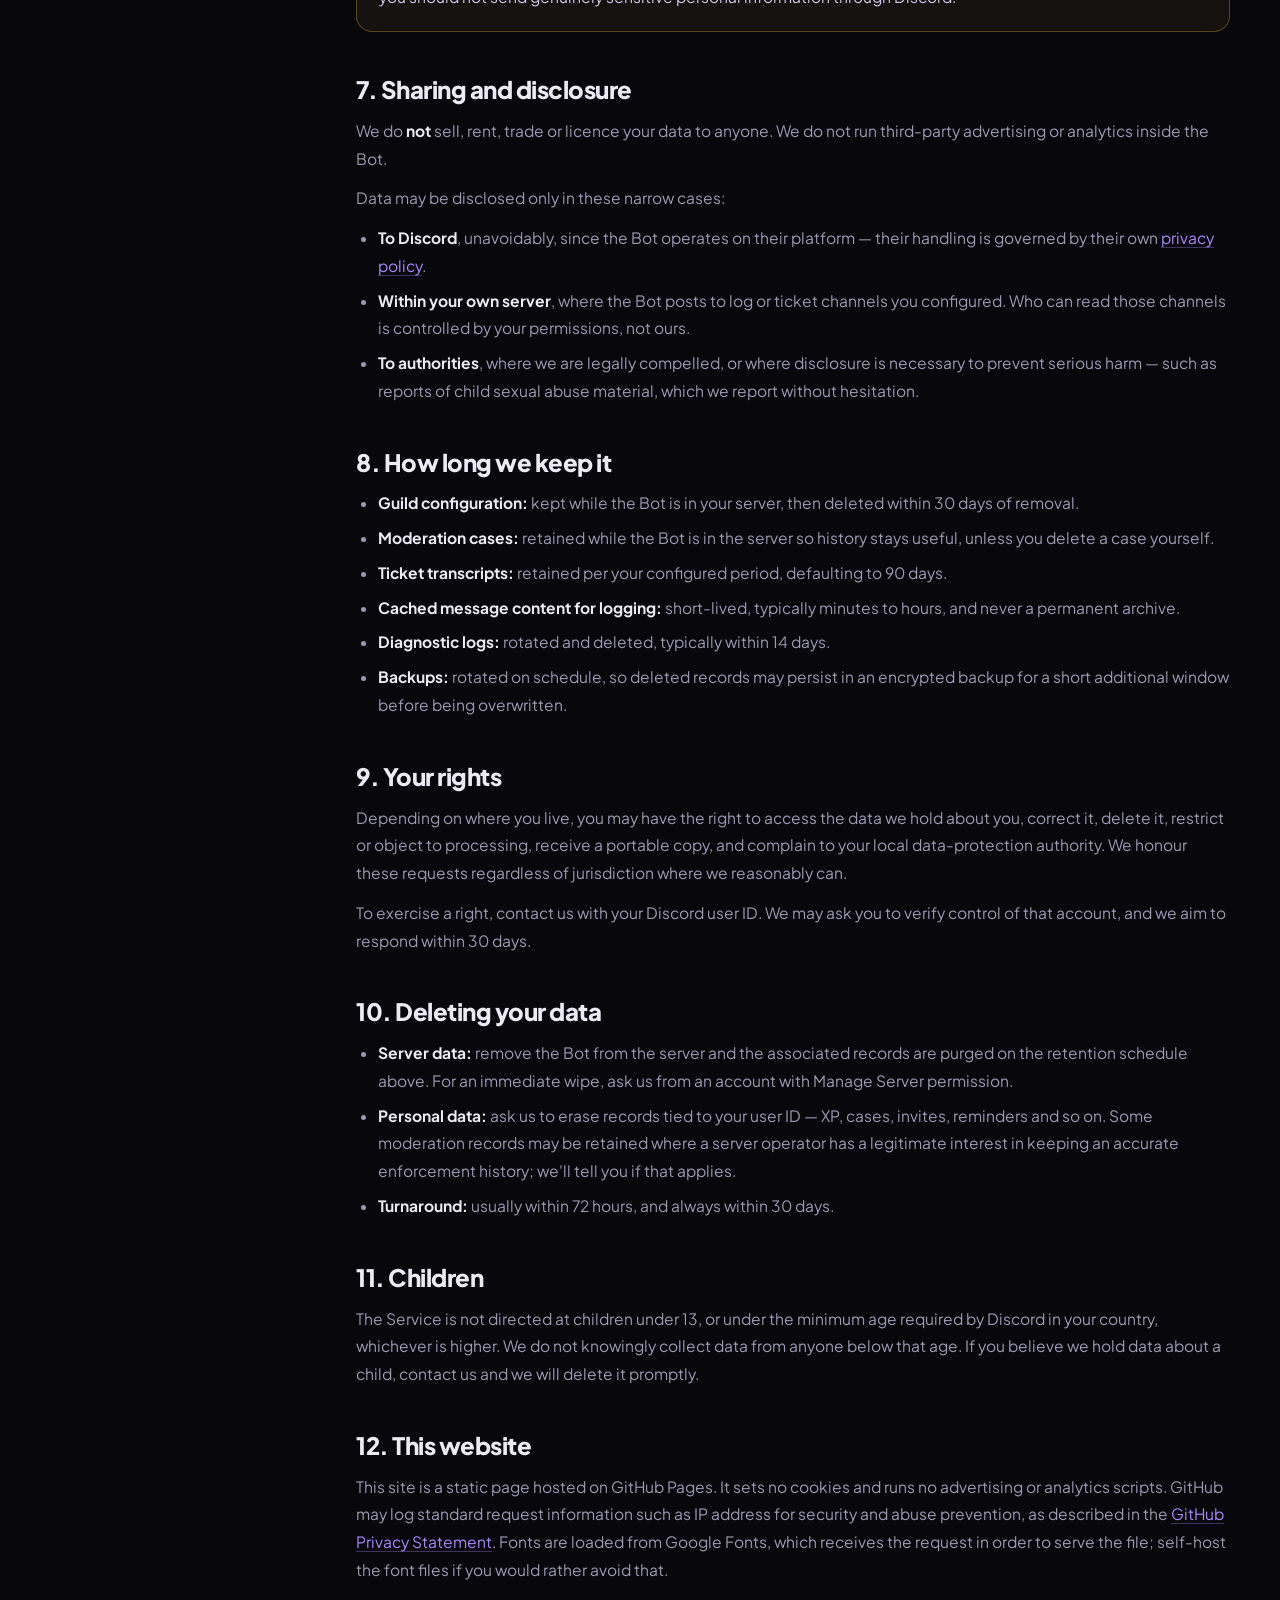
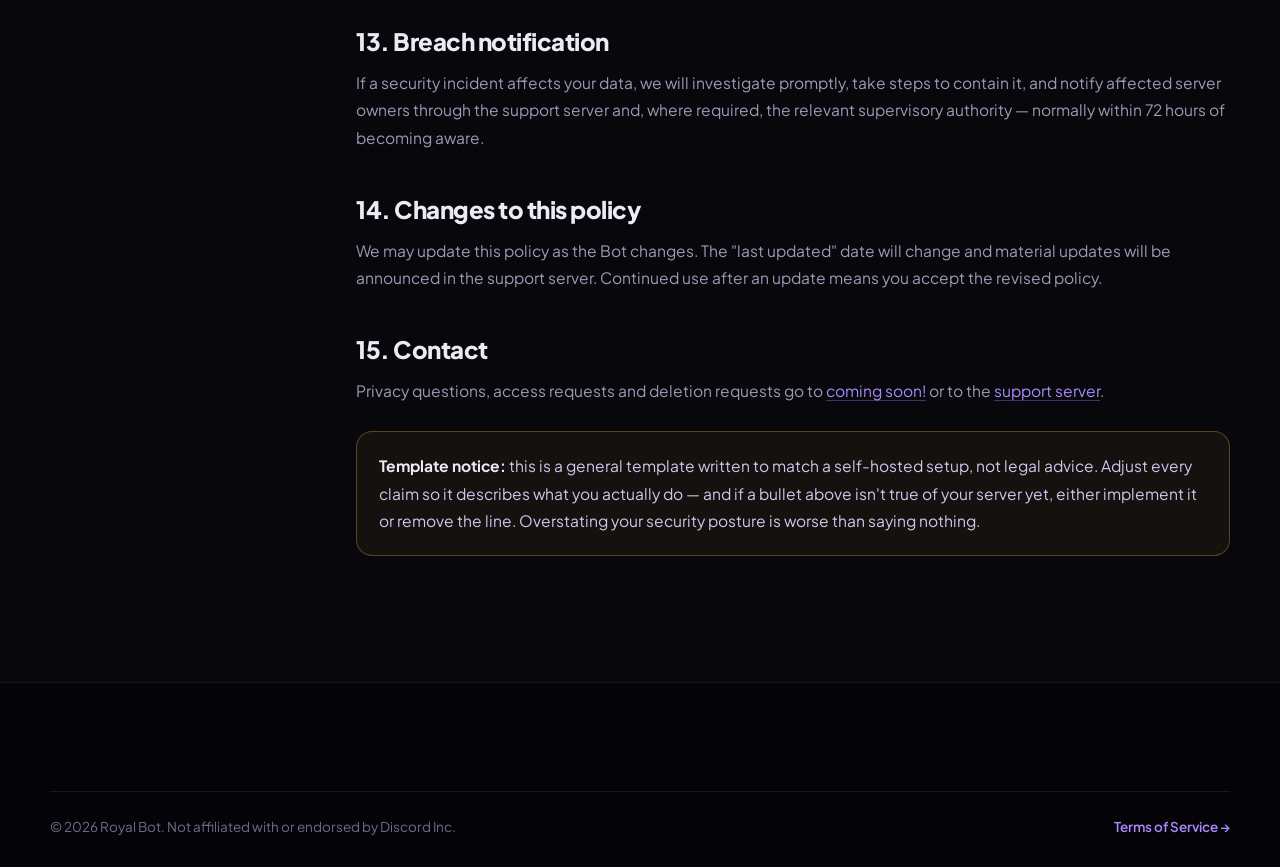
<file: privacy.html>
<!DOCTYPE html>
<html lang="en">

<head>
    <meta charset="utf-8">
    <meta name="viewport" content="width=device-width, initial-scale=1">
    <title>Privacy Policy — Royal Bot</title>
    <meta name="description" content="What Royal Bot stores, why, and how the self-hosted database is secured.">
    <link rel="preconnect" href="https://fonts.googleapis.com">
    <link rel="preconnect" href="https://fonts.gstatic.com" crossorigin>
    <link href="https://fonts.googleapis.com/css2?family=Plus+Jakarta+Sans:wght@400;500;600;700;800&display=swap"
        rel="stylesheet">
    <link rel="stylesheet" href="assets/css/style.css">
    <link rel="icon"
        href="data:image/svg+xml,<svg xmlns='http://www.w3.org/2000/svg' viewBox='0 0 100 100'><text y='.9em' font-size='90'>👑</text></svg>">
</head>

<body>
    <div class="aurora" aria-hidden="true"><span></span><span></span><span></span></div>

    <header class="nav" id="nav">
        <div class="wrap nav__inner">
            <a class="brand" href="index.html">
                <span class="brand__mark"><svg viewBox="0 0 24 24" fill="none">
                        <path d="M3 8l4.5 3.5L12 5l4.5 6.5L21 8l-1.8 10.2a1 1 0 0 1-1 .8H5.8a1 1 0 0 1-1-.8L3 8z"
                            stroke="currentColor" stroke-width="1.7" stroke-linejoin="round" />
                    </svg></span>
                <span class="brand__name" data-brand>Royal Bot</span>
            </a>
            <nav class="nav__links" id="navLinks">
                <a href="index.html#features">Features</a>
                <a href="index.html#security">Security</a>
                <a href="privacy.html">Privacy</a>
                <a href="terms.html">Terms</a>
                <a class="nav__mobileCta btn btn--primary" data-invite href="#">Add to Discord</a>
            </nav>
            <div class="nav__actions">
                <a class="btn btn--ghost hide-sm" data-support href="#">Support</a>
                <a class="btn btn--primary" data-invite href="#">Add to Discord</a>
                <button class="burger" id="burger" aria-label="Menu"
                    aria-expanded="false"><span></span><span></span><span></span></button>
            </div>
        </div>
    </header>

    <section class="legalHero">
        <div class="wrap">
            <span class="eyebrow">Legal</span>
            <h1>Privacy Policy</h1>
            <p>What <span data-brand>Royal Bot</span> stores, why it stores it, and how the self-hosted database is
                protected.</p>
            <span class="updated">Last updated: <span data-updated>30 August 2026</span></span>
        </div>
    </section>

    <div class="wrap legal">
        <aside class="toc">
            <b>On this page</b>
            <a href="#summary">Summary</a>
            <a href="#controller">1. Who we are</a>
            <a href="#collect">2. What we collect</a>
            <a href="#nocollect">3. What we don't collect</a>
            <a href="#why">4. Why we collect it</a>
            <a href="#hosting">5. Where data is stored</a>
            <a href="#security">6. How it's secured</a>
            <a href="#sharing">7. Sharing</a>
            <a href="#retention">8. Retention</a>
            <a href="#rights">9. Your rights</a>
            <a href="#deletion">10. Deleting your data</a>
            <a href="#children">11. Children</a>
            <a href="#website">12. This website</a>
            <a href="#breach">13. Breach notification</a>
            <a href="#changes">14. Changes</a>
            <a href="#contact">15. Contact</a>
        </aside>

        <article class="doc">
            <div class="callout">
                <p><strong>The short version:</strong> we store Discord IDs and the settings you configure, on a private
                    server we own and administer ourselves. The database is not exposed to the internet, not hosted with
                    a third-party cloud database provider, and never sold or shared with advertisers. Message content is
                    only kept where a feature you enabled requires it, and it expires.</p>
            </div>

            <h2 id="summary">Summary table</h2>
            <ul>
                <li><strong>Controller:</strong> <span data-entity>the operator</span> of <span data-brand>Royal
                        Bot</span>.</li>
                <li><strong>Storage:</strong> self-hosted MongoDB on a private server, bound to the loopback interface.
                </li>
                <li><strong>Third-party processors:</strong> none for the database. Discord itself is unavoidably
                    involved as the platform.</li>
                <li><strong>Selling data:</strong> never.</li>
                <li><strong>Deletion:</strong> automatic on removal, or on request.</li>
            </ul>

            <h2 id="controller">1. Who we are</h2>
            <p>This policy applies to <span data-brand>Royal Bot</span>, a Discord application operated by <span
                    data-entity>the operator</span>. For the purposes of data-protection law, we act as the data
                controller for the information described below. You can reach us at <a data-mail href="#"><span
                        data-email>support@example.com</span></a>.</p>

            <h2 id="collect">2. What we collect</h2>
            <p>We collect the minimum needed for the features you enable.</p>

            <h3>Always stored</h3>
            <ul>
                <li><strong>Discord identifiers:</strong> guild IDs, channel IDs, role IDs, user IDs and message IDs.
                    These are numeric references, not personal profiles.</li>
                <li><strong>Server configuration:</strong> prefixes, enabled modules, log channel choices, automod
                    rules, XP rates, ticket categories and similar settings you set yourself.</li>
            </ul>

            <h3>Stored only if the relevant feature is enabled</h3>
            <ul>
                <li><strong>Moderation records:</strong> case type, target user ID, moderator ID, reason text you type,
                    timestamp and duration.</li>
                <li><strong>Ticket transcripts:</strong> the messages sent inside a ticket channel, saved when the
                    ticket is closed so staff can review it.</li>
                <li><strong>Audit and message logs:</strong> where you enable message-delete or message-edit logging,
                    the content of the affected message is processed and posted to your chosen log channel; a
                    short-lived copy may be cached to make that possible.</li>
                <li><strong>Leveling data:</strong> XP totals, level, last-message timestamp and accumulated voice
                    minutes.</li>
                <li><strong>Invite tracking:</strong> invite codes, inviter user IDs, join and leave counts.</li>
                <li><strong>Giveaways and reminders:</strong> entrant user IDs, prize text, reminder text and scheduled
                    times.</li>
            </ul>

            <h3>Operational data</h3>
            <ul>
                <li><strong>Diagnostic logs:</strong> command names, error stack traces, latency and timestamps, used to
                    fix bugs. These are rotated and deleted regularly.</li>
            </ul>

            <h2 id="nocollect">3. What we never collect</h2>
            <ul>
                <li>Your Discord password, email address, phone number, or payment details.</li>
                <li>Your Discord authentication token.</li>
                <li>Direct messages between users, or messages in servers where the Bot is not present.</li>
                <li>Message content stored "just in case" — if a feature doesn't need it, it isn't kept.</li>
                <li>Biometric data, precise location data, or any special-category personal data.</li>
                <li>Anything used to train machine-learning models. Your data is never used for that.</li>
            </ul>

            <h2 id="why">4. Why we collect it (and our legal basis)</h2>
            <p>We process this data to provide the features you asked for, to keep the Service secure and abuse-free,
                and to diagnose faults. Where the UK/EU GDPR applies, our legal bases are <strong>performance of a
                    contract</strong> (delivering the functionality you invited the Bot to provide) and
                <strong>legitimate interests</strong> (keeping the Service running, secure and free from abuse). Where
                consent is the appropriate basis, you give it by enabling the optional feature in question.</p>

            <h2 id="hosting">5. Where your data is stored</h2>
            <p>This is the part most bots gloss over, so here is the detail.</p>
            <ul>
                <li>The database is <strong>MongoDB running locally on a private server that we own and administer
                        directly</strong>. It is not a shared cloud database service, and no managed-database vendor
                    holds a copy or has query access.</li>
                <li>The database process listens on <code>127.0.0.1</code> only. There is <strong>no publicly routable
                        database port</strong>, so it cannot be reached from the internet at all — not with a password,
                    not with a leaked connection string.</li>
                <li>The bot process and the database sit on the same machine and communicate over the loopback
                    interface, so query traffic never crosses a public network.</li>
                <li>The administrative dashboard is likewise bound to localhost and reached through an authenticated SSH
                    tunnel or a TLS-terminated reverse proxy. It is not open to the public web.</li>
                <li>Server logs and backups stay on infrastructure under our control.</li>
            </ul>

            <h2 id="security">6. How it's secured</h2>
            <ul>
                <li><strong>Host hardening:</strong> SSH key authentication only with password login and root login
                    disabled, a default-deny firewall exposing only the ports we actually need, fail2ban on repeated
                    failures, and automatic security updates.</li>
                <li><strong>Database authentication:</strong> authorisation is enforced, and the application connects
                    with a least-privilege user scoped to its own database rather than an administrative account.</li>
                <li><strong>Secrets management:</strong> tokens and connection strings live in environment variables
                    with restrictive file permissions, never in the source tree or a public repository, and are rotated
                    if exposure is suspected.</li>
                <li><strong>Encryption in transit:</strong> all traffic to Discord uses TLS. Dashboard access is over
                    TLS or an encrypted SSH tunnel.</li>
                <li><strong>Encryption at rest:</strong> the storage volume is encrypted, and backups are encrypted
                    before they leave the machine.</li>
                <li><strong>Backups:</strong> taken on a regular schedule, stored on controlled media, rotated, and
                    restore-tested. Expired backups are destroyed rather than kept indefinitely.</li>
                <li><strong>Access control:</strong> only the bot owner holds shell access. There is no shared login and
                    no third-party contractor access.</li>
                <li><strong>Monitoring:</strong> process, resource and error monitoring with alerting so anomalies are
                    noticed quickly.</li>
            </ul>
            <div class="callout callout--warn">
                <p>No system is perfectly secure. We apply the measures above in good faith and keep the amount of data
                    we hold small precisely so that the impact of any incident stays small — but we cannot guarantee
                    absolute security, and you should not send genuinely sensitive personal information through Discord.
                </p>
            </div>

            <h2 id="sharing">7. Sharing and disclosure</h2>
            <p>We do <strong>not</strong> sell, rent, trade or licence your data to anyone. We do not run third-party
                advertising or analytics inside the Bot.</p>
            <p>Data may be disclosed only in these narrow cases:</p>
            <ul>
                <li><strong>To Discord</strong>, unavoidably, since the Bot operates on their platform — their handling
                    is governed by their own <a href="https://discord.com/privacy" target="_blank"
                        rel="noopener">privacy policy</a>.</li>
                <li><strong>Within your own server</strong>, where the Bot posts to log or ticket channels you
                    configured. Who can read those channels is controlled by your permissions, not ours.</li>
                <li><strong>To authorities</strong>, where we are legally compelled, or where disclosure is necessary to
                    prevent serious harm — such as reports of child sexual abuse material, which we report without
                    hesitation.</li>
            </ul>

            <h2 id="retention">8. How long we keep it</h2>
            <ul>
                <li><strong>Guild configuration:</strong> kept while the Bot is in your server, then deleted within 30
                    days of removal.</li>
                <li><strong>Moderation cases:</strong> retained while the Bot is in the server so history stays useful,
                    unless you delete a case yourself.</li>
                <li><strong>Ticket transcripts:</strong> retained per your configured period, defaulting to 90 days.
                </li>
                <li><strong>Cached message content for logging:</strong> short-lived, typically minutes to hours, and
                    never a permanent archive.</li>
                <li><strong>Diagnostic logs:</strong> rotated and deleted, typically within 14 days.</li>
                <li><strong>Backups:</strong> rotated on schedule, so deleted records may persist in an encrypted backup
                    for a short additional window before being overwritten.</li>
            </ul>

            <h2 id="rights">9. Your rights</h2>
            <p>Depending on where you live, you may have the right to access the data we hold about you, correct it,
                delete it, restrict or object to processing, receive a portable copy, and complain to your local
                data-protection authority. We honour these requests regardless of jurisdiction where we reasonably can.
            </p>
            <p>To exercise a right, contact us with your Discord user ID. We may ask you to verify control of that
                account, and we aim to respond within 30 days.</p>

            <h2 id="deletion">10. Deleting your data</h2>
            <ul>
                <li><strong>Server data:</strong> remove the Bot from the server and the associated records are purged
                    on the retention schedule above. For an immediate wipe, ask us from an account with Manage Server
                    permission.</li>
                <li><strong>Personal data:</strong> ask us to erase records tied to your user ID — XP, cases, invites,
                    reminders and so on. Some moderation records may be retained where a server operator has a
                    legitimate interest in keeping an accurate enforcement history; we'll tell you if that applies.</li>
                <li><strong>Turnaround:</strong> usually within 72 hours, and always within 30 days.</li>
            </ul>

            <h2 id="children">11. Children</h2>
            <p>The Service is not directed at children under 13, or under the minimum age required by Discord in your
                country, whichever is higher. We do not knowingly collect data from anyone below that age. If you
                believe we hold data about a child, contact us and we will delete it promptly.</p>

            <h2 id="website">12. This website</h2>
            <p>This site is a static page hosted on GitHub Pages. It sets no cookies and runs no advertising or
                analytics scripts. GitHub may log standard request information such as IP address for security and abuse
                prevention, as described in the <a
                    href="https://docs.github.com/site-policy/privacy-policies/github-privacy-statement" target="_blank"
                    rel="noopener">GitHub Privacy Statement</a>. Fonts are loaded from Google Fonts, which receives the
                request in order to serve the file; self-host the font files if you would rather avoid that.</p>

            <h2 id="breach">13. Breach notification</h2>
            <p>If a security incident affects your data, we will investigate promptly, take steps to contain it, and
                notify affected server owners through the support server and, where required, the relevant supervisory
                authority — normally within 72 hours of becoming aware.</p>

            <h2 id="changes">14. Changes to this policy</h2>
            <p>We may update this policy as the Bot changes. The "last updated" date will change and material updates
                will be announced in the support server. Continued use after an update means you accept the revised
                policy.</p>

            <h2 id="contact">15. Contact</h2>
            <p>Privacy questions, access requests and deletion requests go to <a data-mail href="#"><span
                        data-email>support@example.com</span></a> or to the <a data-support href="#">support server</a>.
            </p>

            <div class="callout callout--warn">
                <p><strong>Template notice:</strong> this is a general template written to match a self-hosted setup,
                    not legal advice. Adjust every claim so it describes what you actually do — and if a bullet above
                    isn't true of your server yet, either implement it or remove the line. Overstating your security
                    posture is worse than saying nothing.</p>
            </div>
        </article>
    </div>

    <footer class="foot">
        <div class="wrap foot__bar">
            <span>© <span id="year">2026</span> <span data-brand>Royal Bot</span>. Not affiliated with or endorsed by
                Discord Inc.</span>
            <a href="terms.html">Terms of Service →</a>
        </div>
    </footer>

    <div class="toast" id="toast" role="status" aria-live="polite"></div>
    <script src="assets/js/config.js"></script>
    <script src="assets/js/main.js"></script>
</body>

</html>
</file>
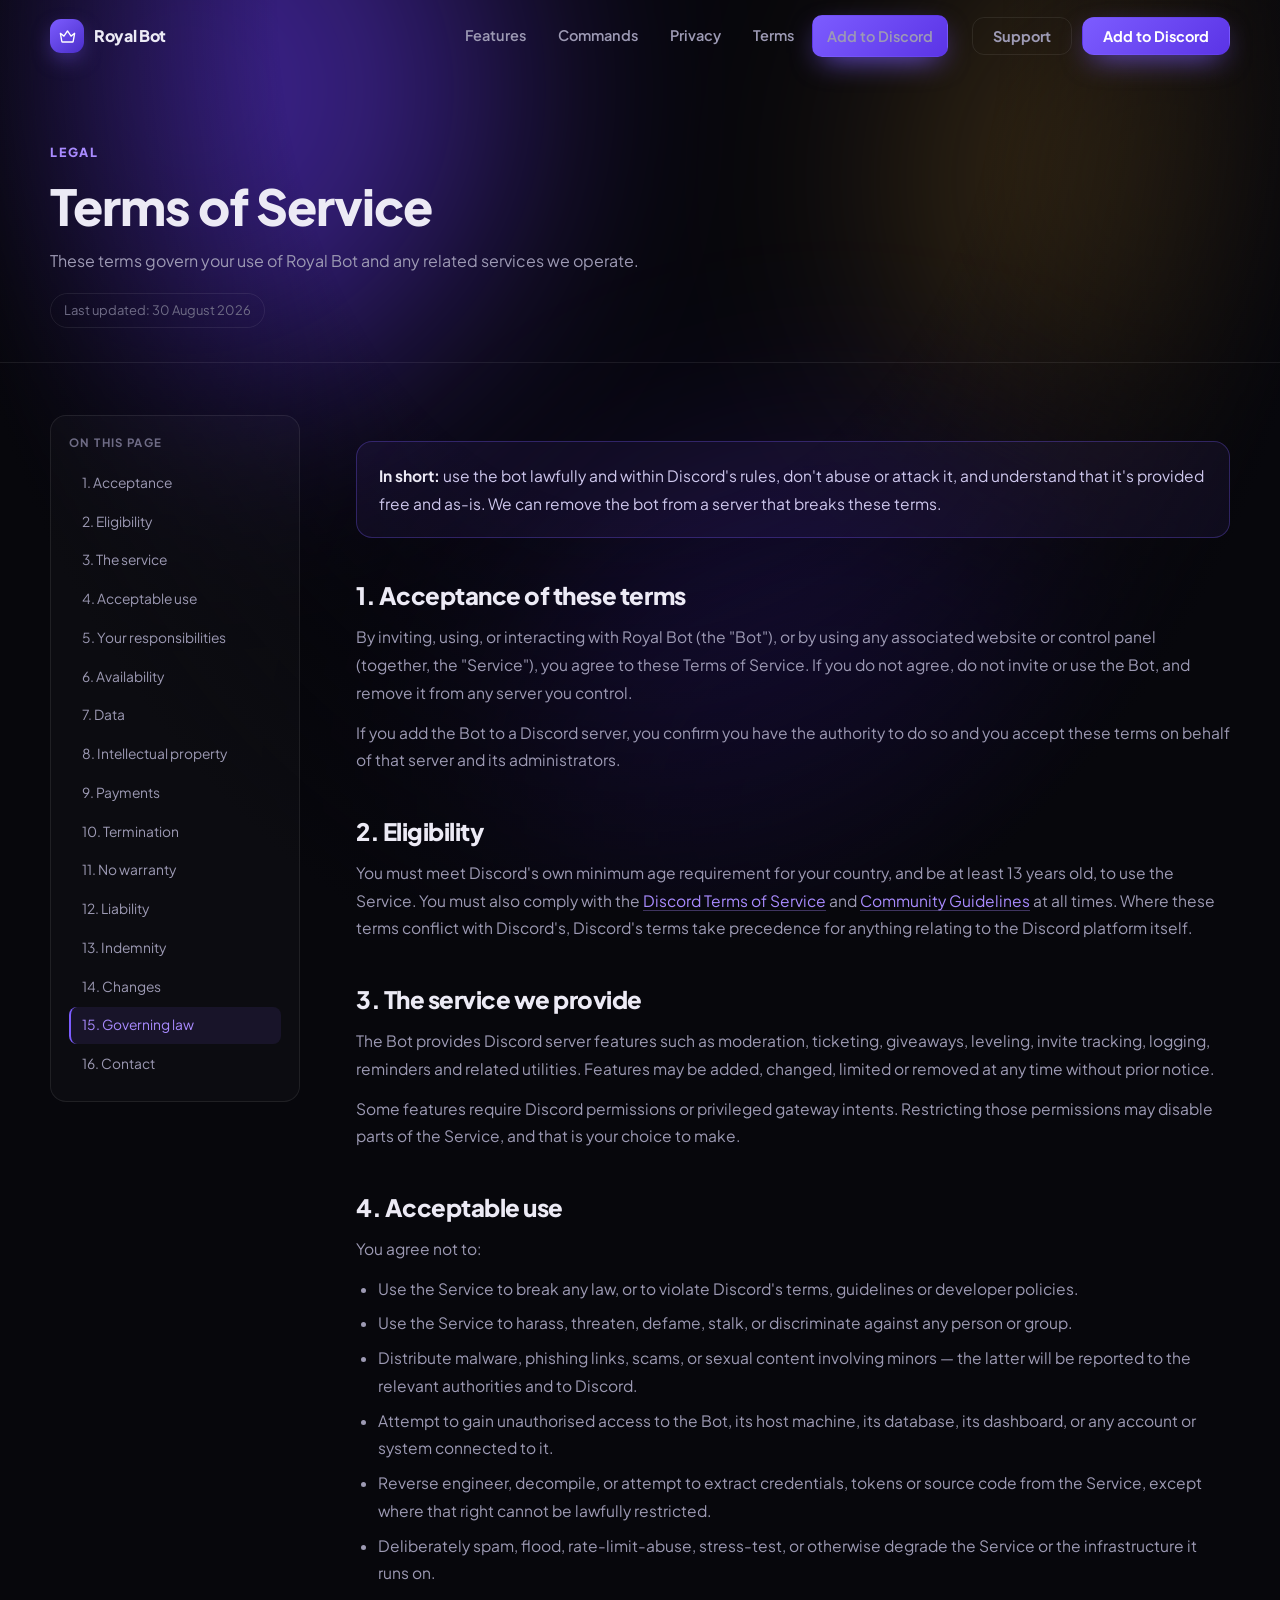
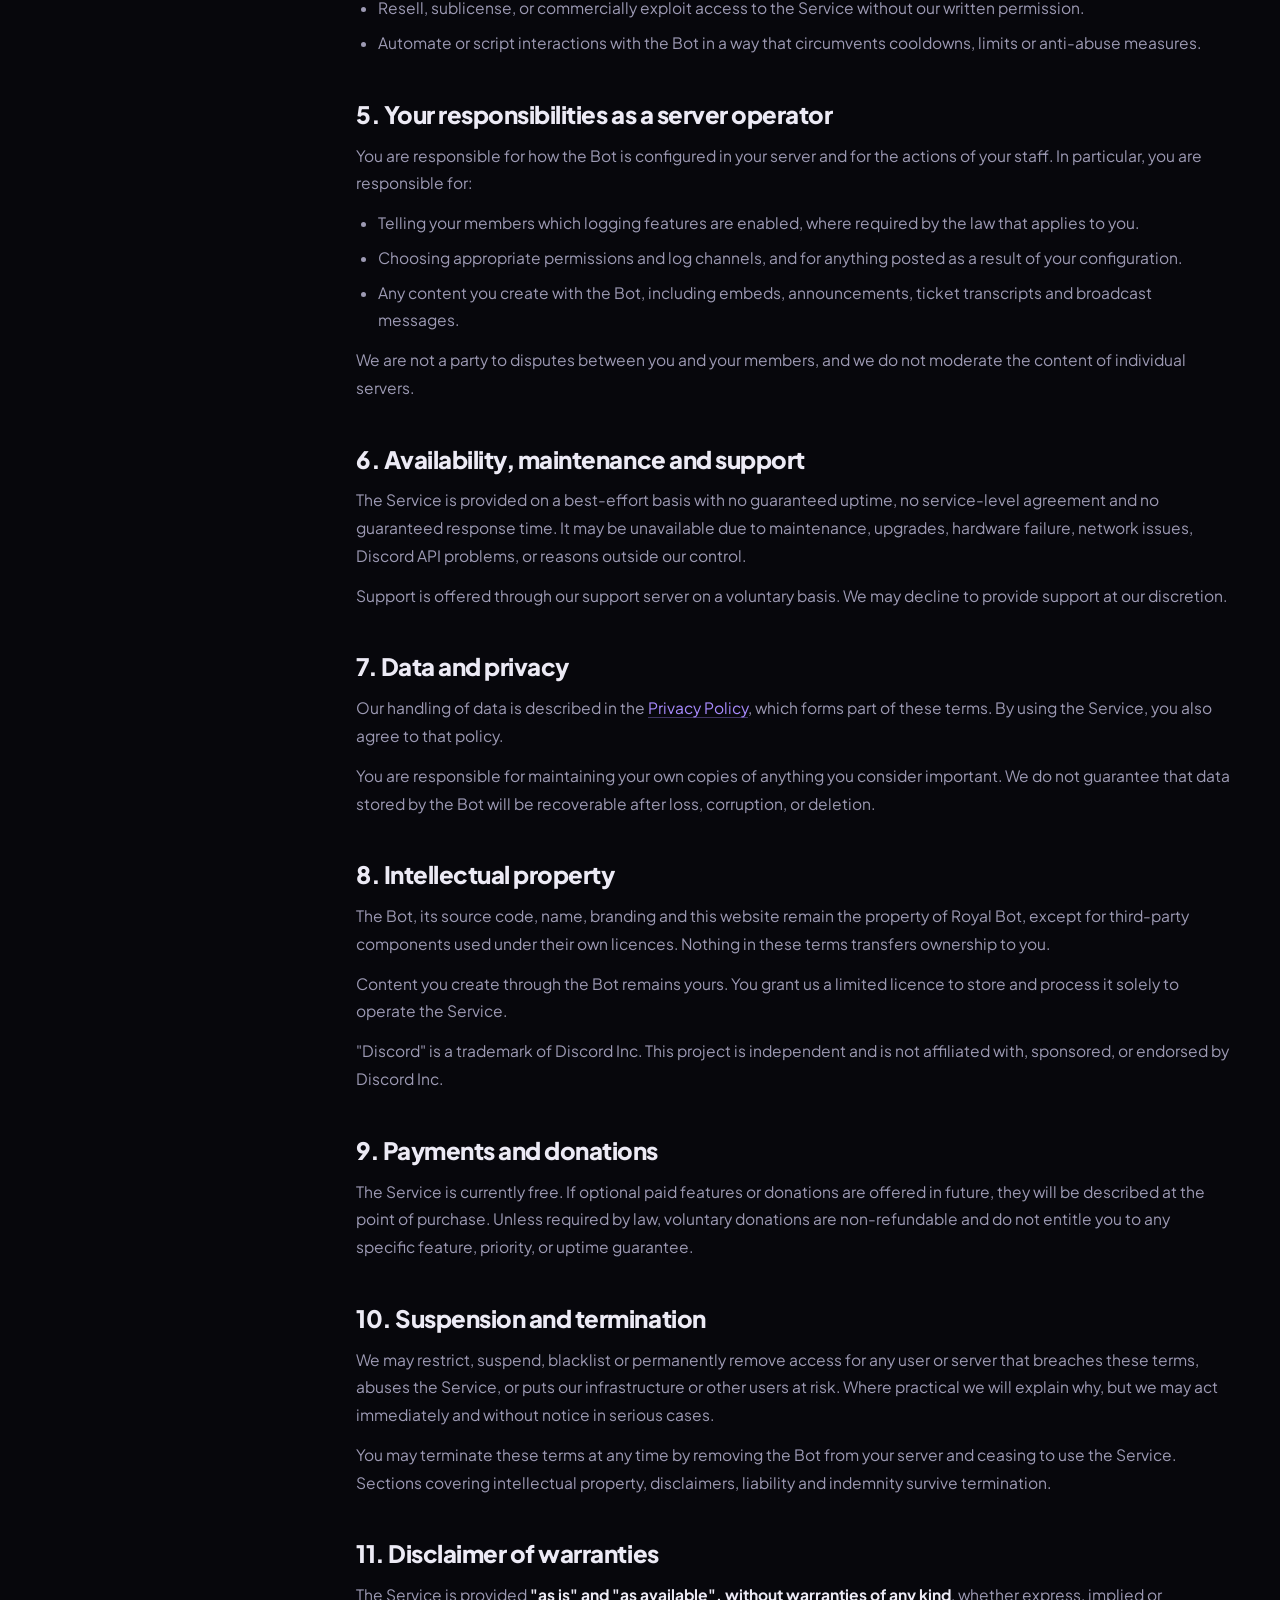
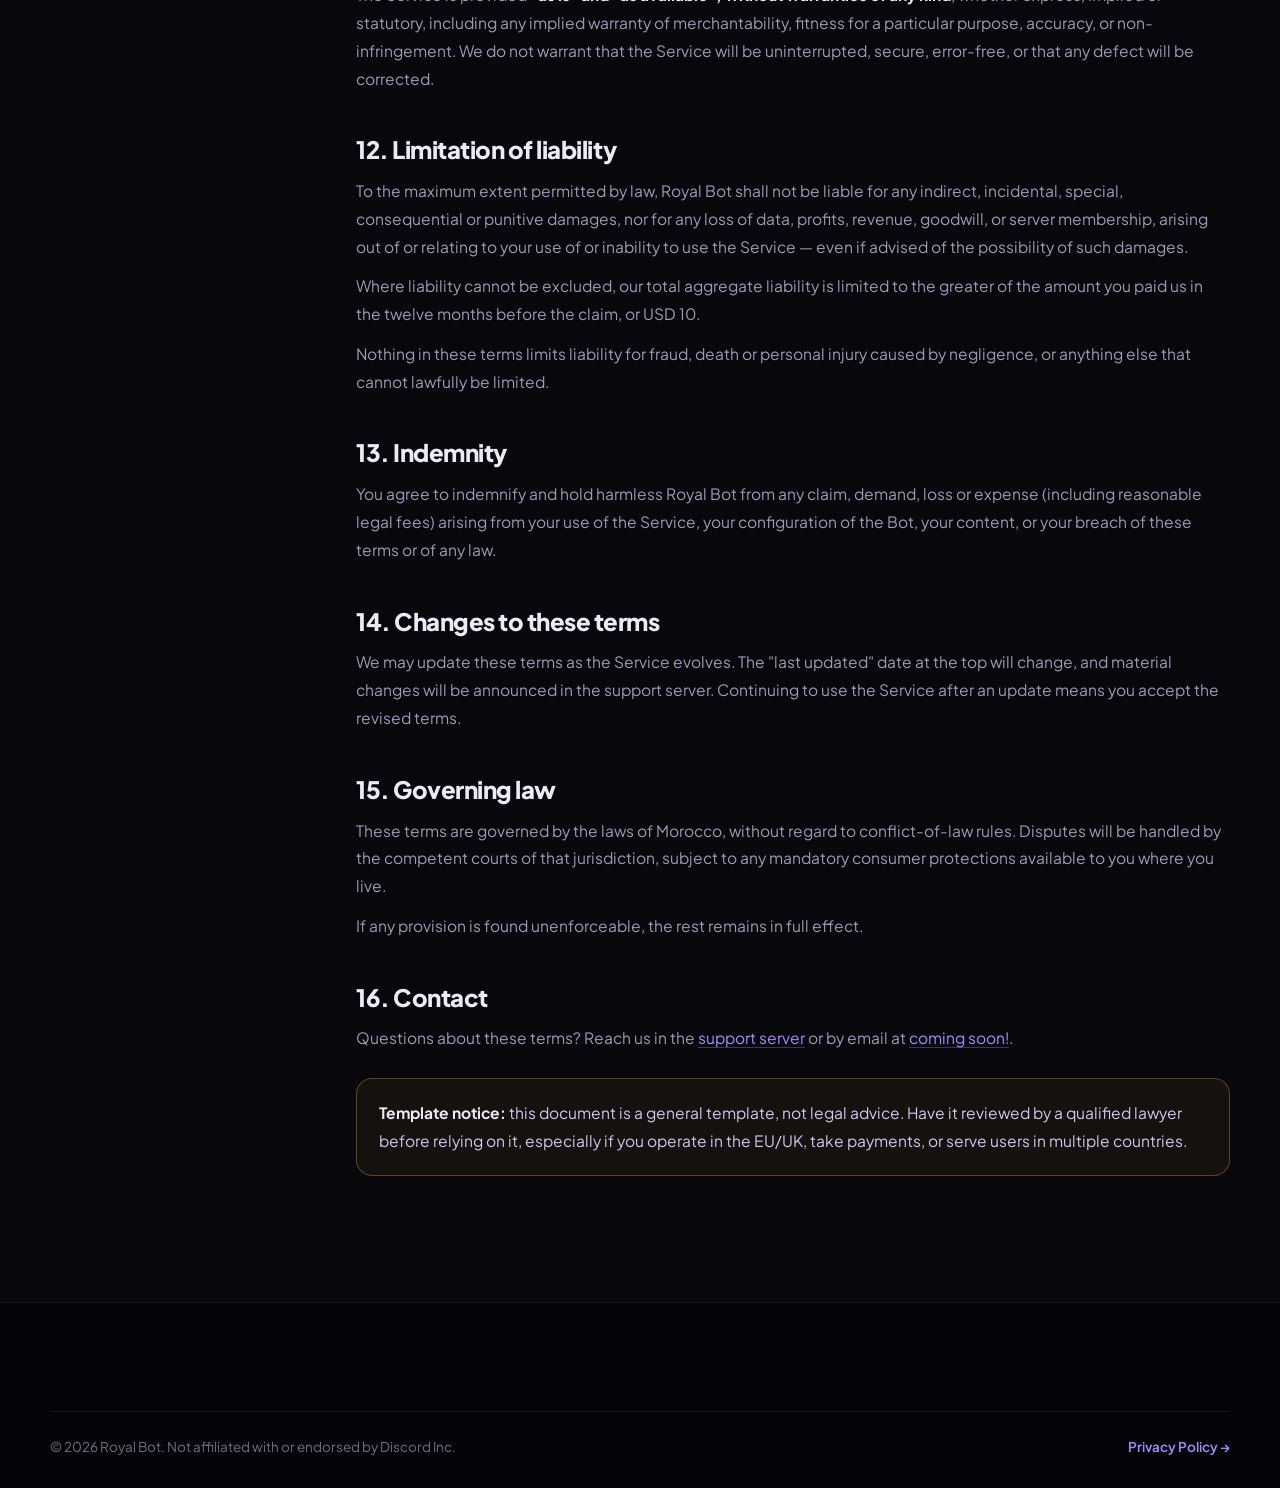
<file: terms.html>
<!DOCTYPE html>
<html lang="en">

<head>
    <meta charset="utf-8">
    <meta name="viewport" content="width=device-width, initial-scale=1">
    <title>Terms of Service — Royal Bot</title>
    <meta name="description" content="The terms governing your use of Royal Bot on Discord.">
    <meta name="robots" content="index,follow">
    <link rel="preconnect" href="https://fonts.googleapis.com">
    <link rel="preconnect" href="https://fonts.gstatic.com" crossorigin>
    <link href="https://fonts.googleapis.com/css2?family=Plus+Jakarta+Sans:wght@400;500;600;700;800&display=swap"
        rel="stylesheet">
    <link rel="stylesheet" href="assets/css/style.css">
    <link rel="icon"
        href="data:image/svg+xml,<svg xmlns='http://www.w3.org/2000/svg' viewBox='0 0 100 100'><text y='.9em' font-size='90'>👑</text></svg>">
</head>

<body>
    <div class="aurora" aria-hidden="true"><span></span><span></span><span></span></div>

    <header class="nav" id="nav">
        <div class="wrap nav__inner">
            <a class="brand" href="index.html">
                <span class="brand__mark"><svg viewBox="0 0 24 24" fill="none">
                        <path d="M3 8l4.5 3.5L12 5l4.5 6.5L21 8l-1.8 10.2a1 1 0 0 1-1 .8H5.8a1 1 0 0 1-1-.8L3 8z"
                            stroke="currentColor" stroke-width="1.7" stroke-linejoin="round" />
                    </svg></span>
                <span class="brand__name" data-brand>Royal Bot</span>
            </a>
            <nav class="nav__links" id="navLinks">
                <a href="index.html#features">Features</a>
                <a href="index.html#commands">Commands</a>
                <a href="privacy.html">Privacy</a>
                <a href="terms.html">Terms</a>
                <a class="nav__mobileCta btn btn--primary" data-invite href="#">Add to Discord</a>
            </nav>
            <div class="nav__actions">
                <a class="btn btn--ghost hide-sm" data-support href="#">Support</a>
                <a class="btn btn--primary" data-invite href="#">Add to Discord</a>
                <button class="burger" id="burger" aria-label="Menu"
                    aria-expanded="false"><span></span><span></span><span></span></button>
            </div>
        </div>
    </header>

    <section class="legalHero">
        <div class="wrap">
            <span class="eyebrow">Legal</span>
            <h1>Terms of Service</h1>
            <p>These terms govern your use of <span data-brand>Royal Bot</span> and any related services we operate.</p>
            <span class="updated">Last updated: <span data-updated>30 August 2026</span></span>
        </div>
    </section>

    <div class="wrap legal">
        <aside class="toc">
            <b>On this page</b>
            <a href="#accept">1. Acceptance</a>
            <a href="#eligibility">2. Eligibility</a>
            <a href="#service">3. The service</a>
            <a href="#use">4. Acceptable use</a>
            <a href="#responsibilities">5. Your responsibilities</a>
            <a href="#availability">6. Availability</a>
            <a href="#data">7. Data</a>
            <a href="#ip">8. Intellectual property</a>
            <a href="#payments">9. Payments</a>
            <a href="#termination">10. Termination</a>
            <a href="#warranty">11. No warranty</a>
            <a href="#liability">12. Liability</a>
            <a href="#indemnity">13. Indemnity</a>
            <a href="#changes">14. Changes</a>
            <a href="#law">15. Governing law</a>
            <a href="#contact">16. Contact</a>
        </aside>

        <article class="doc">
            <div class="callout">
                <p><strong>In short:</strong> use the bot lawfully and within Discord's rules, don't abuse or attack it,
                    and understand that it's provided free and as-is. We can remove the bot from a server that breaks
                    these terms.</p>
            </div>

            <h2 id="accept">1. Acceptance of these terms</h2>
            <p>By inviting, using, or interacting with <span data-brand>Royal Bot</span> (the "Bot"), or by using any
                associated website or control panel (together, the "Service"), you agree to these Terms of Service. If
                you do not agree, do not invite or use the Bot, and remove it from any server you control.</p>
            <p>If you add the Bot to a Discord server, you confirm you have the authority to do so and you accept these
                terms on behalf of that server and its administrators.</p>

            <h2 id="eligibility">2. Eligibility</h2>
            <p>You must meet Discord's own minimum age requirement for your country, and be at least 13 years old, to
                use the Service. You must also comply with the <a href="https://discord.com/terms" target="_blank"
                    rel="noopener">Discord Terms of Service</a> and <a href="https://discord.com/guidelines"
                    target="_blank" rel="noopener">Community Guidelines</a> at all times. Where these terms conflict
                with Discord's, Discord's terms take precedence for anything relating to the Discord platform itself.
            </p>

            <h2 id="service">3. The service we provide</h2>
            <p>The Bot provides Discord server features such as moderation, ticketing, giveaways, leveling, invite
                tracking, logging, reminders and related utilities. Features may be added, changed, limited or removed
                at any time without prior notice.</p>
            <p>Some features require Discord permissions or privileged gateway intents. Restricting those permissions
                may disable parts of the Service, and that is your choice to make.</p>

            <h2 id="use">4. Acceptable use</h2>
            <p>You agree not to:</p>
            <ul>
                <li>Use the Service to break any law, or to violate Discord's terms, guidelines or developer policies.
                </li>
                <li>Use the Service to harass, threaten, defame, stalk, or discriminate against any person or group.
                </li>
                <li>Distribute malware, phishing links, scams, or sexual content involving minors — the latter will be
                    reported to the relevant authorities and to Discord.</li>
                <li>Attempt to gain unauthorised access to the Bot, its host machine, its database, its dashboard, or
                    any account or system connected to it.</li>
                <li>Reverse engineer, decompile, or attempt to extract credentials, tokens or source code from the
                    Service, except where that right cannot be lawfully restricted.</li>
                <li>Deliberately spam, flood, rate-limit-abuse, stress-test, or otherwise degrade the Service or the
                    infrastructure it runs on.</li>
                <li>Resell, sublicense, or commercially exploit access to the Service without our written permission.
                </li>
                <li>Automate or script interactions with the Bot in a way that circumvents cooldowns, limits or
                    anti-abuse measures.</li>
            </ul>

            <h2 id="responsibilities">5. Your responsibilities as a server operator</h2>
            <p>You are responsible for how the Bot is configured in your server and for the actions of your staff. In
                particular, you are responsible for:</p>
            <ul>
                <li>Telling your members which logging features are enabled, where required by the law that applies to
                    you.</li>
                <li>Choosing appropriate permissions and log channels, and for anything posted as a result of your
                    configuration.</li>
                <li>Any content you create with the Bot, including embeds, announcements, ticket transcripts and
                    broadcast messages.</li>
            </ul>
            <p>We are not a party to disputes between you and your members, and we do not moderate the content of
                individual servers.</p>

            <h2 id="availability">6. Availability, maintenance and support</h2>
            <p>The Service is provided on a best-effort basis with no guaranteed uptime, no service-level agreement and
                no guaranteed response time. It may be unavailable due to maintenance, upgrades, hardware failure,
                network issues, Discord API problems, or reasons outside our control.</p>
            <p>Support is offered through our support server on a voluntary basis. We may decline to provide support at
                our discretion.</p>

            <h2 id="data">7. Data and privacy</h2>
            <p>Our handling of data is described in the <a href="privacy.html">Privacy Policy</a>, which forms part of
                these terms. By using the Service, you also agree to that policy.</p>
            <p>You are responsible for maintaining your own copies of anything you consider important. We do not
                guarantee that data stored by the Bot will be recoverable after loss, corruption, or deletion.</p>

            <h2 id="ip">8. Intellectual property</h2>
            <p>The Bot, its source code, name, branding and this website remain the property of <span data-entity>the
                    operator</span>, except for third-party components used under their own licences. Nothing in these
                terms transfers ownership to you.</p>
            <p>Content you create through the Bot remains yours. You grant us a limited licence to store and process it
                solely to operate the Service.</p>
            <p>"Discord" is a trademark of Discord Inc. This project is independent and is not affiliated with,
                sponsored, or endorsed by Discord Inc.</p>

            <h2 id="payments">9. Payments and donations</h2>
            <p>The Service is currently free. If optional paid features or donations are offered in future, they will be
                described at the point of purchase. Unless required by law, voluntary donations are non-refundable and
                do not entitle you to any specific feature, priority, or uptime guarantee.</p>

            <h2 id="termination">10. Suspension and termination</h2>
            <p>We may restrict, suspend, blacklist or permanently remove access for any user or server that breaches
                these terms, abuses the Service, or puts our infrastructure or other users at risk. Where practical we
                will explain why, but we may act immediately and without notice in serious cases.</p>
            <p>You may terminate these terms at any time by removing the Bot from your server and ceasing to use the
                Service. Sections covering intellectual property, disclaimers, liability and indemnity survive
                termination.</p>

            <h2 id="warranty">11. Disclaimer of warranties</h2>
            <p>The Service is provided <strong>"as is" and "as available", without warranties of any kind</strong>,
                whether express, implied or statutory, including any implied warranty of merchantability, fitness for a
                particular purpose, accuracy, or non-infringement. We do not warrant that the Service will be
                uninterrupted, secure, error-free, or that any defect will be corrected.</p>

            <h2 id="liability">12. Limitation of liability</h2>
            <p>To the maximum extent permitted by law, <span data-entity>the operator</span> shall not be liable for any
                indirect, incidental, special, consequential or punitive damages, nor for any loss of data, profits,
                revenue, goodwill, or server membership, arising out of or relating to your use of or inability to use
                the Service — even if advised of the possibility of such damages.</p>
            <p>Where liability cannot be excluded, our total aggregate liability is limited to the greater of the amount
                you paid us in the twelve months before the claim, or USD 10.</p>
            <p>Nothing in these terms limits liability for fraud, death or personal injury caused by negligence, or
                anything else that cannot lawfully be limited.</p>

            <h2 id="indemnity">13. Indemnity</h2>
            <p>You agree to indemnify and hold harmless <span data-entity>the operator</span> from any claim, demand,
                loss or expense (including reasonable legal fees) arising from your use of the Service, your
                configuration of the Bot, your content, or your breach of these terms or of any law.</p>

            <h2 id="changes">14. Changes to these terms</h2>
            <p>We may update these terms as the Service evolves. The "last updated" date at the top will change, and
                material changes will be announced in the support server. Continuing to use the Service after an update
                means you accept the revised terms.</p>

            <h2 id="law">15. Governing law</h2>
            <p>These terms are governed by the laws of <span data-jurisdiction>your jurisdiction</span>, without regard
                to conflict-of-law rules. Disputes will be handled by the competent courts of that jurisdiction, subject
                to any mandatory consumer protections available to you where you live.</p>
            <p>If any provision is found unenforceable, the rest remains in full effect.</p>

            <h2 id="contact">16. Contact</h2>
            <p>Questions about these terms? Reach us in the <a data-support href="#">support server</a> or by email at
                <a data-mail href="#"><span data-email>support@example.com</span></a>.</p>

            <div class="callout callout--warn">
                <p><strong>Template notice:</strong> this document is a general template, not legal advice. Have it
                    reviewed by a qualified lawyer before relying on it, especially if you operate in the EU/UK, take
                    payments, or serve users in multiple countries.</p>
            </div>
        </article>
    </div>

    <footer class="foot">
        <div class="wrap foot__bar">
            <span>© <span id="year">2026</span> <span data-brand>Royal Bot</span>. Not affiliated with or endorsed by
                Discord Inc.</span>
            <a href="privacy.html">Privacy Policy →</a>
        </div>
    </footer>

    <div class="toast" id="toast" role="status" aria-live="polite"></div>
    <script src="assets/js/config.js"></script>
    <script src="assets/js/main.js"></script>
</body>

</html>
</file>
<file: assets/css/style.css>
/* ── Tokens ─────────────────────────────────────────── */
:root {
    --bg: #07070c;
    --bg2: #0a0a12;
    --surface: #0f0f1a;
    --surface2: #14141f;
    --line: rgba(255, 255, 255, .08);
    --line2: rgba(255, 255, 255, .14);
    --txt: #eceaf5;
    --mut: #9d9ab4;
    --dim: #6f6c86;
    --brand: #7c5cff;
    --brand2: #a98bff;
    --gold: #f2c661;
    --ok: #3fd68c;
    --warn: #ffbe4d;
    --r: 16px;
    --r-lg: 24px;
    --r-xl: 32px;
    --wrap: 1180px;
    --shadow: 0 24px 70px -24px rgba(0, 0, 0, .85);
    --ease: cubic-bezier(.22, .68, 0, 1);
}

*,
*::before,
*::after {
    box-sizing: border-box
}

html {
    scroll-behavior: smooth;
    scroll-padding-top: 96px;
    -webkit-text-size-adjust: 100%
}

body {
    margin: 0;
    background: var(--bg);
    color: var(--txt);
    font: 400 16px/1.65 'Plus Jakarta Sans', system-ui, -apple-system, Segoe UI, sans-serif;
    -webkit-font-smoothing: antialiased;
    overflow-x: hidden;
}

img {
    max-width: 100%;
    display: block
}

a {
    color: inherit;
    text-decoration: none
}

h1,
h2,
h3,
h4 {
    margin: 0;
    line-height: 1.12;
    letter-spacing: -.02em;
    font-weight: 800
}

p {
    margin: 0
}

code {
    font-family: ui-monospace, SFMono-Regular, Menlo, monospace;
    font-size: .9em
}

::selection {
    background: var(--brand);
    color: #fff
}

:focus-visible {
    outline: 2px solid var(--brand2);
    outline-offset: 3px;
    border-radius: 6px
}

.wrap {
    width: min(100% - 40px, var(--wrap));
    margin-inline: auto
}

.wrap--narrow {
    width: min(100% - 40px, 840px)
}

.hide-sm {
    display: inline-flex
}

/* ── Aurora background ──────────────────────────────── */
.aurora {
    position: fixed;
    inset: 0;
    z-index: -2;
    overflow: hidden;
    pointer-events: none
}

.aurora span {
    position: absolute;
    border-radius: 50%;
    filter: blur(120px);
    opacity: .5
}

.aurora span:nth-child(1) {
    width: 620px;
    height: 620px;
    top: -220px;
    left: -120px;
    background: #6d3cff;
    animation: float 22s var(--ease) infinite
}

.aurora span:nth-child(2) {
    width: 520px;
    height: 520px;
    top: -80px;
    right: -140px;
    background: #c9932f;
    opacity: .25;
    animation: float 28s var(--ease) infinite reverse
}

.aurora span:nth-child(3) {
    width: 700px;
    height: 700px;
    top: 52%;
    left: 38%;
    background: #3b1c9e;
    opacity: .32;
    animation: float 34s var(--ease) infinite
}

@keyframes float {

    0%,
    100% {
        transform: translate3d(0, 0, 0)
    }

    50% {
        transform: translate3d(60px, -50px, 0) scale(1.08)
    }
}

body::after {
    content: "";
    position: fixed;
    inset: 0;
    z-index: -1;
    pointer-events: none;
    background: radial-gradient(ellipse at 50% 0%, transparent 40%, var(--bg) 78%);
}

/* ── Nav ────────────────────────────────────────────── */
.nav {
    position: sticky;
    top: 0;
    z-index: 60;
    transition: .35s var(--ease)
}

.nav.is-stuck {
    background: rgba(8, 8, 14, .72);
    backdrop-filter: blur(18px) saturate(1.4);
    border-bottom: 1px solid var(--line)
}

.nav__inner {
    display: flex;
    align-items: center;
    gap: 24px;
    height: 72px
}

.brand {
    display: inline-flex;
    align-items: center;
    gap: 10px;
    font-weight: 800;
    letter-spacing: -.02em
}

.brand__mark {
    display: grid;
    place-items: center;
    width: 34px;
    height: 34px;
    border-radius: 11px;
    background: linear-gradient(140deg, var(--brand), #4b2ec9);
    color: #fff;
    box-shadow: 0 8px 24px -8px var(--brand)
}

.brand__mark svg {
    width: 19px;
    height: 19px
}

.nav__links {
    display: flex;
    gap: 4px;
    margin-left: auto
}

.nav__links>a {
    padding: 9px 14px;
    border-radius: 10px;
    color: var(--mut);
    font-size: 14.5px;
    font-weight: 600;
    transition: .2s
}

.nav__links>a:hover {
    color: var(--txt);
    background: rgba(255, 255, 255, .05)
}

.nav__mobileCta { display: none; }

@media (max-width: 900px) {
  .nav__mobileCta { display: inline-flex; margin-top: 6px; }
}


.nav__actions {
    display: flex;
    align-items: center;
    gap: 10px
}

.btn {
    display: inline-flex;
    align-items: center;
    justify-content: center;
    gap: 9px;
    padding: 11px 20px;
    border-radius: 12px;
    border: 1px solid transparent;
    font: 700 14.5px/1 'Plus Jakarta Sans', sans-serif;
    cursor: pointer;
    white-space: nowrap;
    transition: transform .18s var(--ease), box-shadow .25s, background .2s, border-color .2s
}

.btn__ic {
    width: 17px;
    height: 17px
}

.btn--primary {
    background: linear-gradient(135deg, var(--brand), #5b34e6);
    color: #fff;
    box-shadow: 0 10px 30px -10px var(--brand)
}

.btn--primary:hover {
    transform: translateY(-2px);
    box-shadow: 0 18px 40px -12px var(--brand)
}

.btn--ghost {
    color: var(--mut);
    border-color: var(--line)
}

.btn--ghost:hover {
    color: var(--txt);
    border-color: var(--line2);
    background: rgba(255, 255, 255, .04)
}

.btn--glass {
    background: rgba(255, 255, 255, .05);
    border-color: var(--line2);
    color: var(--txt);
    backdrop-filter: blur(10px)
}

.btn--glass:hover {
    background: rgba(255, 255, 255, .09);
    transform: translateY(-2px)
}

.btn--lg {
    padding: 15px 28px;
    font-size: 15.5px;
    border-radius: 14px
}

.burger {
    display: none;
    flex-direction: column;
    gap: 5px;
    width: 40px;
    height: 40px;
    align-items: center;
    justify-content: center;
    background: none;
    border: 1px solid var(--line);
    border-radius: 11px;
    cursor: pointer
}

.burger span {
    width: 17px;
    height: 2px;
    background: var(--txt);
    border-radius: 2px;
    transition: .28s var(--ease)
}

.burger[aria-expanded="true"] span:nth-child(1) {
    transform: translateY(7px) rotate(45deg)
}

.burger[aria-expanded="true"] span:nth-child(2) {
    opacity: 0
}

.burger[aria-expanded="true"] span:nth-child(3) {
    transform: translateY(-7px) rotate(-45deg)
}

/* ── Hero ───────────────────────────────────────────── */
.hero {
    padding: 70px 0 0
}

.hero__grid {
    display: grid;
    grid-template-columns: 1.05fr .95fr;
    gap: 56px;
    align-items: center
}

.pill {
    display: inline-flex;
    align-items: center;
    gap: 9px;
    padding: 7px 14px 7px 11px;
    border-radius: 999px;
    background: rgba(124, 92, 255, .1);
    border: 1px solid rgba(124, 92, 255, .28);
    color: #cfc3ff;
    font-size: 13px;
    font-weight: 600;
    margin-bottom: 26px;
    transition: .2s
}

.pill:hover {
    background: rgba(124, 92, 255, .18);
    transform: translateY(-1px)
}

.pill svg {
    width: 14px;
    height: 14px
}

.pill__dot {
    width: 7px;
    height: 7px;
    border-radius: 50%;
    background: var(--ok);
    box-shadow: 0 0 0 4px rgba(63, 214, 140, .16)
}

.hero__title {
    font-size: clamp(2.6rem, 6vw, 4.4rem);
    letter-spacing: -.035em
}

.grad {
    background: linear-gradient(100deg, #b9a4ff 0%, #7c5cff 38%, var(--gold) 100%);
    -webkit-background-clip: text;
    background-clip: text;
    color: transparent
}

.hero__sub {
    margin-top: 22px;
    max-width: 56ch;
    color: var(--mut);
    font-size: 17.5px
}

.hero__cta {
    display: flex;
    flex-wrap: wrap;
    gap: 12px;
    margin-top: 34px
}

.hero__stats {
    display: grid;
    grid-template-columns: repeat(4, auto);
    gap: 34px;
    justify-content: start;
    list-style: none;
    margin: 46px 0 0;
    padding: 30px 0 0;
    border-top: 1px solid var(--line)
}

.hero__stats strong {
    display: block;
    font-size: 26px;
    font-weight: 800;
    letter-spacing: -.03em
}

.hero__stats span {
    font-size: 12.5px;
    color: var(--dim);
    text-transform: uppercase;
    letter-spacing: .09em;
    font-weight: 600
}

.hero__art {
    perspective: 1400px
}

.mock {
    border-radius: var(--r-lg);
    border: 1px solid var(--line2);
    background: linear-gradient(180deg, #12121d, #0c0c14);
    overflow: hidden;
    transform: rotateY(-9deg) rotateX(4deg);
    transition: transform .6s var(--ease)
}

.mock:hover {
    transform: rotateY(-3deg) rotateX(1deg) translateY(-6px)
}

.glow {
    box-shadow: var(--shadow), 0 0 0 1px rgba(124, 92, 255, .14), 0 40px 100px -40px rgba(124, 92, 255, .5)
}

.mock__bar {
    display: flex;
    align-items: center;
    gap: 7px;
    padding: 13px 16px;
    border-bottom: 1px solid var(--line);
    background: rgba(255, 255, 255, .02)
}

.mock__bar i {
    width: 10px;
    height: 10px;
    border-radius: 50%;
    background: #2c2c3d
}

.mock__bar i:first-child {
    background: #ff5f57
}

.mock__bar i:nth-child(2) {
    background: #febc2e
}

.mock__bar i:nth-child(3) {
    background: #28c840
}

.mock__bar span {
    margin-left: 10px;
    font-size: 12.5px;
    color: var(--dim);
    font-weight: 600
}

.mock__body {
    padding: 18px;
    display: grid;
    gap: 18px
}

.msg {
    display: grid;
    grid-template-columns: 38px 1fr;
    gap: 12px
}

.msg__av {
    width: 38px;
    height: 38px;
    border-radius: 50%;
    display: grid;
    place-items: center;
    font-weight: 800;
    color: #fff;
    background: linear-gradient(140deg, var(--brand), #4b2ec9)
}

.msg__av.alt {
    background: linear-gradient(140deg, var(--gold), #b8862c);
    color: #2a1d00
}

.msg__head {
    display: flex;
    align-items: baseline;
    gap: 8px;
    font-size: 14px;
    margin-bottom: 7px
}

.tag {
    background: var(--brand);
    color: #fff;
    font-size: 9.5px;
    font-weight: 800;
    padding: 2px 5px;
    border-radius: 4px;
    letter-spacing: .04em
}

.msg__head time {
    font-size: 11.5px;
    color: var(--dim)
}

.embed {
    border-left: 3px solid var(--brand);
    background: rgba(255, 255, 255, .035);
    border-radius: 6px;
    padding: 13px 15px
}

.embed--gold {
    border-left-color: var(--gold)
}

.embed__title {
    font-weight: 700;
    font-size: 14.5px;
    margin-bottom: 10px
}

.embed__rows {
    display: grid;
    gap: 6px;
    font-size: 13px
}

.embed__rows div {
    display: flex;
    gap: 8px
}

.embed__rows span {
    color: var(--dim);
    min-width: 74px
}

.embed__foot {
    margin-top: 11px;
    font-size: 11.5px;
    color: var(--dim)
}

.marquee {
    margin-top: 88px;
    padding: 16px 0;
    border-block: 1px solid var(--line);
    overflow: hidden;
    -webkit-mask-image: linear-gradient(90deg, transparent, #000 12%, #000 88%, transparent);
    mask-image: linear-gradient(90deg, transparent, #000 12%, #000 88%, transparent)
}

.marquee__track {
    display: flex;
    gap: 44px;
    width: max-content;
    animation: scroll 38s linear infinite
}

.marquee__track span {
    color: var(--dim);
    font-size: 14px;
    font-weight: 600;
    white-space: nowrap;
    display: flex;
    align-items: center;
    gap: 44px
}

.marquee__track span::after {
    content: "";
    width: 5px;
    height: 5px;
    border-radius: 50%;
    background: var(--brand);
    opacity: .6
}

@keyframes scroll {
    to {
        transform: translateX(-50%)
    }
}

/* ── Sections ───────────────────────────────────────── */
.sec {
    padding: 104px 0
}

.sec--tint {
    background: linear-gradient(180deg, transparent, rgba(124, 92, 255, .05), transparent)
}

.sec__head {
    max-width: 660px;
    margin-bottom: 56px
}

.eyebrow {
    display: inline-block;
    font-size: 12.5px;
    font-weight: 800;
    letter-spacing: .14em;
    text-transform: uppercase;
    color: var(--brand2);
    margin-bottom: 16px
}

.sec__head h2 {
    font-size: clamp(2rem, 4vw, 2.9rem);
    letter-spacing: -.03em
}

.sec__head p {
    margin-top: 16px;
    color: var(--mut);
    font-size: 17px
}

.grid {
    display: grid;
    gap: 18px
}

.grid--3 {
    grid-template-columns: repeat(3, 1fr)
}

.card {
    position: relative;
    padding: 28px;
    border-radius: var(--r-lg);
    border: 1px solid var(--line);
    background: linear-gradient(180deg, rgba(255, 255, 255, .035), rgba(255, 255, 255, .012));
    overflow: hidden;
    transition: transform .3s var(--ease), border-color .3s, background .3s
}

.card:hover {
    transform: translateY(-4px);
    border-color: var(--line2)
}

.spot .card::before {
    content: "";
    position: absolute;
    inset: 0;
    opacity: 0;
    transition: opacity .35s;
    pointer-events: none;
    background: radial-gradient(340px circle at var(--mx, 50%) var(--my, 50%), rgba(124, 92, 255, .16), transparent 62%)
}

.spot .card:hover::before {
    opacity: 1
}

.card__ic {
    width: 44px;
    height: 44px;
    border-radius: 13px;
    display: grid;
    place-items: center;
    margin-bottom: 18px;
    background: rgba(124, 92, 255, .13);
    border: 1px solid rgba(124, 92, 255, .24);
    color: var(--brand2)
}

.card__ic svg {
    width: 22px;
    height: 22px
}

.card h3 {
    font-size: 18px;
    margin-bottom: 10px;
    letter-spacing: -.02em
}

.card p {
    color: var(--mut);
    font-size: 14.8px;
    line-height: 1.7
}

.card--sec .card__ic {
    background: rgba(242, 198, 97, .11);
    border-color: rgba(242, 198, 97, .24);
    color: var(--gold)
}

.card code {
    background: rgba(255, 255, 255, .07);
    padding: 1px 6px;
    border-radius: 5px;
    color: #d9d3ff
}

/* Bento */
.bento {
    display: grid;
    grid-template-columns: repeat(2, 1fr);
    gap: 18px
}

.bento__cell--wide {
    grid-column: span 2;
    display: grid;
    grid-template-columns: 1fr 1.15fr;
    gap: 32px;
    align-items: center
}

.bento__copy h3 {
    font-size: 22px;
    margin-bottom: 12px
}

.bento__copy p {
    color: var(--mut);
    font-size: 15.5px
}

.panelMock {
    border-radius: var(--r);
    border: 1px solid var(--line);
    background: #0b0b13;
    padding: 16px;
    display: grid;
    gap: 14px
}

.panelMock__row {
    display: grid;
    grid-template-columns: repeat(3, 1fr);
    gap: 12px
}

.stat {
    padding: 13px;
    border-radius: 12px;
    background: rgba(255, 255, 255, .03);
    border: 1px solid var(--line)
}

.stat span {
    display: block;
    font-size: 11px;
    color: var(--dim);
    text-transform: uppercase;
    letter-spacing: .08em;
    font-weight: 700
}

.stat b {
    display: block;
    font-size: 22px;
    margin: 5px 0 8px;
    letter-spacing: -.02em
}

.stat b i {
    font-size: 12px;
    color: var(--dim);
    font-style: normal;
    margin-left: 2px
}

.spark svg {
    width: 100%;
    height: 26px
}

.spark polyline {
    fill: none;
    stroke: var(--brand2);
    stroke-width: 2;
    stroke-linecap: round;
    stroke-linejoin: round
}

.logMock {
    font-family: ui-monospace, Menlo, monospace;
    font-size: 12px;
    display: grid;
    gap: 6px;
    padding: 13px;
    border-radius: 12px;
    background: #08080e;
    border: 1px solid var(--line);
    color: var(--mut)
}

.logMock p {
    display: flex;
    align-items: center;
    gap: 9px
}

.logMock i {
    width: 6px;
    height: 6px;
    border-radius: 50%;
    flex: none;
    background: var(--ok)
}

.logMock i.warn {
    background: var(--warn)
}

.chips,
.ticks {
    display: flex;
    flex-wrap: wrap;
    gap: 8px;
    margin-top: 18px
}

.chips span,
.ticks span {
    font-size: 13px;
    font-weight: 600;
    padding: 7px 12px;
    border-radius: 9px;
    background: rgba(255, 255, 255, .05);
    border: 1px solid var(--line);
    color: var(--mut)
}

.ticks span::before {
    content: "✓ ";
    color: var(--ok);
    font-weight: 800
}

.bento__cell--wide .ticks {
    margin: 0;
    align-content: center
}

/* Commands */
.cmd__bar {
    display: flex;
    flex-wrap: wrap;
    gap: 14px;
    justify-content: space-between;
    align-items: center;
    margin-bottom: 26px
}

.cmd__filters {
    display: flex;
    flex-wrap: wrap;
    gap: 8px
}

.chip {
    padding: 9px 15px;
    border-radius: 10px;
    border: 1px solid var(--line);
    background: transparent;
    color: var(--mut);
    font: 700 13.5px 'Plus Jakarta Sans', sans-serif;
    cursor: pointer;
    transition: .2s
}

.chip:hover {
    color: var(--txt);
    border-color: var(--line2)
}

.chip.is-active {
    background: var(--brand);
    border-color: var(--brand);
    color: #fff
}

.cmd__search {
    display: flex;
    align-items: center;
    gap: 9px;
    padding: 0 14px;
    border-radius: 11px;
    border: 1px solid var(--line);
    background: rgba(255, 255, 255, .03);
    min-width: 250px
}

.cmd__search svg {
    width: 17px;
    height: 17px;
    color: var(--dim);
    flex: none
}

.cmd__search input {
    flex: 1;
    background: none;
    border: 0;
    outline: 0;
    color: var(--txt);
    padding: 11px 0;
    font: 500 14.5px 'Plus Jakarta Sans', sans-serif
}

.cmd__list {
    display: grid;
    grid-template-columns: repeat(2, 1fr);
    gap: 12px
}

.cmd {
    display: grid;
    grid-template-columns: 170px 1fr;
    gap: 16px;
    align-items: center;
    padding: 16px 20px;
    border-radius: 14px;
    border: 1px solid var(--line);
    background: rgba(255, 255, 255, .022);
    transition: .2s
}

.cmd:hover {
    border-color: rgba(124, 92, 255, .4);
    background: rgba(124, 92, 255, .06)
}

.cmd code {
    color: var(--brand2);
    font-weight: 700;
    font-size: 14px
}

.cmd p {
    color: var(--mut);
    font-size: 14px
}

.cmd[hidden] {
    display: none
}

.cmd__empty {
    text-align: center;
    color: var(--dim);
    padding: 34px 0
}

.noteBar {
    margin-top: 26px;
    padding: 18px 24px;
    border-radius: var(--r);
    border: 1px dashed var(--line2);
    background: rgba(255, 255, 255, .02);
    text-align: center;
    color: var(--mut);
    font-size: 14.5px
}

.noteBar a {
    color: var(--brand2);
    font-weight: 700;
    border-bottom: 1px solid rgba(169, 139, 255, .35)
}

/* FAQ */
.faq {
    display: grid;
    gap: 10px
}

.faq details {
    border: 1px solid var(--line);
    border-radius: var(--r);
    background: rgba(255, 255, 255, .025);
    overflow: hidden;
    transition: .25s
}

.faq details[open] {
    border-color: rgba(124, 92, 255, .35);
    background: rgba(124, 92, 255, .055)
}

.faq summary {
    list-style: none;
    cursor: pointer;
    padding: 19px 22px;
    font-weight: 700;
    font-size: 16px;
    display: flex;
    justify-content: space-between;
    align-items: center;
    gap: 16px
}

.faq summary::-webkit-details-marker {
    display: none
}

.faq summary i {
    width: 18px;
    height: 18px;
    flex: none;
    position: relative;
    transition: transform .3s var(--ease)
}

.faq summary i::before,
.faq summary i::after {
    content: "";
    position: absolute;
    background: var(--brand2);
    border-radius: 2px
}

.faq summary i::before {
    inset: 8px 0;
    height: 2px
}

.faq summary i::after {
    inset: 0 8px;
    width: 2px
}

.faq details[open] summary i {
    transform: rotate(135deg)
}

.faq details[open] summary i::after {
    opacity: 0
}

.faq p {
    padding: 0 22px 20px;
    color: var(--mut);
    font-size: 15px;
    max-width: 72ch
}

/* CTA */
.cta {
    padding: 0 0 110px
}

.cta__box {
    position: relative;
    text-align: center;
    padding: 70px 34px;
    border-radius: var(--r-xl);
    border: 1px solid rgba(124, 92, 255, .3);
    overflow: hidden;
    background: radial-gradient(90% 130% at 50% 0%, rgba(124, 92, 255, .24), rgba(124, 92, 255, .04) 60%, transparent)
}

.cta__box h2 {
    font-size: clamp(1.9rem, 4vw, 2.7rem)
}

.cta__box>p {
    margin-top: 14px;
    color: var(--mut);
    font-size: 17px
}

.cta__box code {
    background: rgba(255, 255, 255, .09);
    padding: 2px 8px;
    border-radius: 6px;
    color: #ddd6ff
}

.cta__row {
    display: flex;
    gap: 12px;
    justify-content: center;
    flex-wrap: wrap;
    margin: 32px 0 18px
}

.cta__box small {
    color: var(--dim);
    font-size: 13px
}

/* Footer */
.foot {
    border-top: 1px solid var(--line);
    padding: 60px 0 30px;
    background: rgba(0, 0, 0, .32)
}

.foot__grid {
    display: grid;
    grid-template-columns: 1.6fr repeat(3, 1fr);
    gap: 36px
}

.foot__tag {
    margin-top: 16px;
    color: var(--dim);
    font-size: 14px;
    max-width: 34ch
}

.foot h4 {
    font-size: 12.5px;
    text-transform: uppercase;
    letter-spacing: .12em;
    color: var(--txt);
    margin-bottom: 16px
}

.foot__grid>div>a {
    display: block;
    color: var(--mut);
    font-size: 14.5px;
    padding: 5px 0;
    transition: .2s
}

.foot__grid>div>a:hover {
    color: var(--brand2)
}

.foot__bar {
    display: flex;
    justify-content: space-between;
    flex-wrap: wrap;
    gap: 12px;
    margin-top: 48px;
    padding-top: 24px;
    border-top: 1px solid var(--line);
    color: var(--dim);
    font-size: 13.5px
}

.foot__bar a {
    color: var(--brand2);
    font-weight: 600
}

/* Toast */
.toast {
    position: fixed;
    left: 50%;
    bottom: 28px;
    transform: translate(-50%, 26px);
    opacity: 0;
    pointer-events: none;
    padding: 13px 22px;
    border-radius: 12px;
    background: #16162a;
    border: 1px solid var(--line2);
    font-size: 14px;
    font-weight: 600;
    box-shadow: var(--shadow);
    transition: .3s var(--ease);
    z-index: 200
}

.toast.is-on {
    opacity: 1;
    transform: translate(-50%, 0)
}

/* Reveal */
[data-reveal] {
    opacity: 0;
    transform: translateY(22px);
    transition: opacity .7s var(--ease), transform .7s var(--ease)
}

[data-reveal].is-in {
    opacity: 1;
    transform: none
}

/* ── Legal pages ────────────────────────────────────── */
.legalHero {
    padding: 66px 0 34px;
    border-bottom: 1px solid var(--line)
}

.legalHero h1 {
    font-size: clamp(2.1rem, 5vw, 3.1rem)
}

.legalHero p {
    margin-top: 14px;
    color: var(--mut)
}

.legalHero .updated {
    display: inline-block;
    margin-top: 18px;
    font-size: 13px;
    color: var(--dim);
    border: 1px solid var(--line);
    padding: 6px 13px;
    border-radius: 999px
}

.legal {
    display: grid;
    grid-template-columns: 250px 1fr;
    gap: 56px;
    padding: 52px 0 100px;
    align-items: start
}

.toc {
    position: sticky;
    top: 96px;
    display: grid;
    gap: 2px;
    padding: 18px;
    border-radius: var(--r);
    border: 1px solid var(--line);
    background: rgba(255, 255, 255, .022)
}

.toc b {
    font-size: 11.5px;
    text-transform: uppercase;
    letter-spacing: .12em;
    color: var(--dim);
    margin-bottom: 10px
}

.toc a {
    padding: 7px 11px;
    border-radius: 8px;
    font-size: 13.8px;
    color: var(--mut);
    transition: .2s;
    border-left: 2px solid transparent
}

.toc a:hover {
    color: var(--txt);
    background: rgba(255, 255, 255, .04)
}

.toc a.is-active {
    color: var(--brand2);
    background: rgba(124, 92, 255, .1);
    border-left-color: var(--brand)
}

.doc {
    max-width: 74ch
}

.doc h2 {
    font-size: 24px;
    margin: 44px 0 14px;
    letter-spacing: -.02em;
    scroll-margin-top: 100px
}

.doc h2:first-child {
    margin-top: 0
}

.doc h3 {
    font-size: 17px;
    margin: 26px 0 10px;
    color: #d9d5ee
}

.doc p {
    color: var(--mut);
    margin: 12px 0;
    font-size: 15.6px;
    line-height: 1.78
}

.doc ul {
    color: var(--mut);
    padding-left: 22px;
    margin: 12px 0;
    font-size: 15.6px;
    line-height: 1.78
}

.doc li {
    margin: 7px 0
}

.doc strong {
    color: var(--txt);
    font-weight: 700
}

.doc a {
    color: var(--brand2);
    border-bottom: 1px solid rgba(169, 139, 255, .35)
}

.doc code {
    background: rgba(255, 255, 255, .07);
    padding: 2px 7px;
    border-radius: 5px;
    color: #d9d3ff
}

.callout {
    margin: 26px 0;
    padding: 20px 22px;
    border-radius: var(--r);
    border: 1px solid rgba(124, 92, 255, .3);
    background: rgba(124, 92, 255, .07)
}

.callout p {
    margin: 0;
    color: #cfc8ee
}

.callout--warn {
    border-color: rgba(255, 190, 77, .3);
    background: rgba(255, 190, 77, .06)
}

/* ── Responsive ─────────────────────────────────────── */
@media (max-width:1040px) {
    .hero__grid {
        grid-template-columns: 1fr;
        gap: 48px
    }

    .mock {
        transform: none
    }

    .grid--3 {
        grid-template-columns: repeat(2, 1fr)
    }

    .legal {
        grid-template-columns: 1fr;
        gap: 30px
    }

    .toc {
        position: static;
        display: flex;
        flex-wrap: wrap;
        gap: 6px
    }

    .toc b {
        width: 100%
    }
}

@media (max-width:860px) {
    .nav__links {
        position: fixed;
        inset: 72px 0 auto;
        flex-direction: column;
        gap: 4px;
        padding: 18px 20px 26px;
        background: rgba(8, 8, 14, .97);
        backdrop-filter: blur(20px);
        border-bottom: 1px solid var(--line);
        transform: translateY(-130%);
        transition: transform .4s var(--ease);
        margin: 0
    }

    .nav__links.is-open {
        transform: translateY(0)
    }

    .nav__links>a {
        padding: 13px 14px;
        font-size: 16px
    }

    .nav__mobileCta {
        display: flex;
        margin-top: 10px;
        justify-content: center
    }

    .burger {
        display: flex
    }

    .hide-sm {
        display: none
    }

    .nav__actions .btn--primary {
        padding: 10px 15px;
        font-size: 13.5px
    }

    .nav__actions .btn--primary .btn__ic {
        display: none
    }

    .sec {
        padding: 80px 0
    }

    .grid--3,
    .bento,
    .cmd__list {
        grid-template-columns: 1fr
    }

    .bento__cell--wide {
        grid-column: span 1;
        grid-template-columns: 1fr;
        gap: 24px
    }

    .hero__stats {
        grid-template-columns: repeat(2, 1fr);
        gap: 24px
    }

    .foot__grid {
        grid-template-columns: 1fr 1fr;
        gap: 28px
    }

    .cmd {
        grid-template-columns: 1fr;
        gap: 6px
    }

    .cmd__search {
        width: 100%
    }

    .panelMock__row {
        grid-template-columns: 1fr
    }
}

@media (max-width:460px) {
    .hero {
        padding-top: 44px
    }

    .cta__box {
        padding: 48px 20px
    }

    .foot__grid {
        grid-template-columns: 1fr
    }

    .btn--lg {
        width: 100%
    }

    .hero__cta,
    .cta__row {
        flex-direction: column
    }
}

@media (prefers-reduced-motion:reduce) {

    *,
    *::before,
    *::after {
        animation-duration: .01ms !important;
        transition-duration: .01ms !important
    }

    [data-reveal] {
        opacity: 1;
        transform: none
    }

    html {
        scroll-behavior: auto
    }
}
</file>
